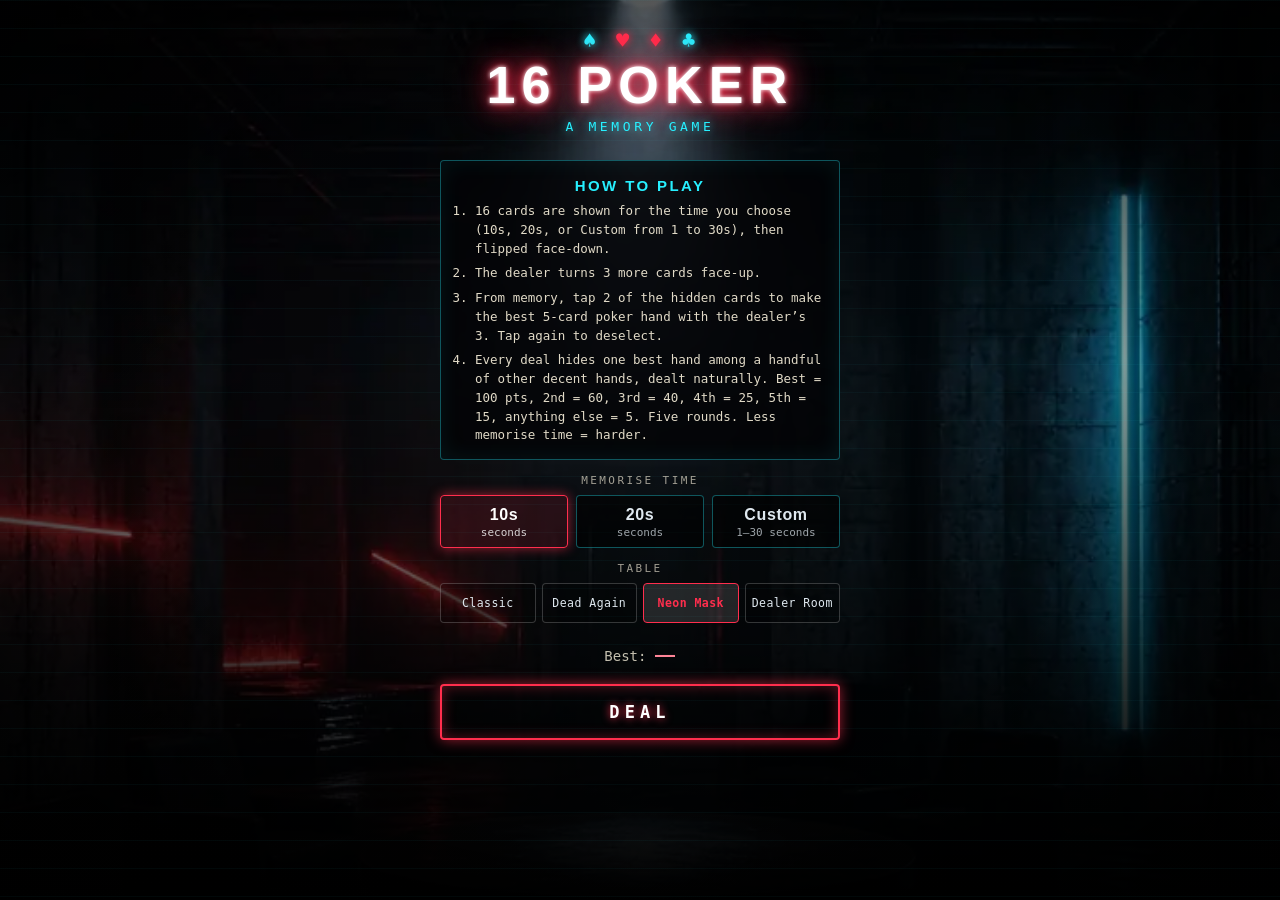
<file: index.html>
<!DOCTYPE html>
<html lang="en">
<head>
  <script>
    /* ── THEME: change this one line to pick the default table ── */
    var DEFAULT_THEME = "neon"; // "classic" | "dead-again" | "neon" | "dealer-room"
    (function () {
      var ok = { "classic": 1, "dead-again": 1, "neon": 1, "dealer-room": 1 };
      var q = (location.search.match(/[?&]theme=([\w-]+)/) || [])[1];
      var saved = null;
      try { saved = localStorage.getItem("sixteenPokerTheme"); } catch (e) {}
      var t = ok[q] ? q : ok[saved] ? saved : DEFAULT_THEME;
      document.documentElement.setAttribute("data-theme", t);
    })();
  </script>
  <meta charset="utf-8">
  <meta name="viewport" content="width=device-width, initial-scale=1, maximum-scale=1, user-scalable=no, viewport-fit=cover">
  <meta name="apple-mobile-web-app-capable" content="yes">
  <meta name="apple-mobile-web-app-status-bar-style" content="black-translucent">
  <meta name="mobile-web-app-capable" content="yes">
  <meta name="format-detection" content="telephone=no">
  <meta name="theme-color" content="#0c3d2c">
  <title>16 Poker</title>
  <style>

:root {
  --felt-0: #08261c;
  --felt-1: #0c3d2c;
  --felt-2: #156246;
  --felt-3: #1c7a58;
  --rail: #4a2c14;
  --rail-hi: #7a4a22;
  --gold: #e7c565;
  --gold-2: #f8e7a8;
  --gold-dim: #b8943a;
  --cream: #f4edd8;
  --ink: #1a140c;
  --card: #fffdf7;
  --red: #c4161c;
  --black: #1a1a1a;
  --teal: #5eead4;
  --teal-dim: #0f766e;
  --danger: #f87171;
  --shadow: 0 8px 20px rgba(0,0,0,.35);
  --serif: Palatino, "Palatino Linotype", Palatino Linotype, "Book Antiqua", Georgia, serif;
  --sans: -apple-system, BlinkMacSystemFont, "Segoe UI", Roboto, Helvetica, Arial, sans-serif;
  --safe-t: env(safe-area-inset-top, 0px);
  --safe-b: env(safe-area-inset-bottom, 0px);
}

*, *::before, *::after { box-sizing: border-box; margin: 0; padding: 0; }

html, body {
  height: 100%;
  height: 100dvh;
  overflow: hidden;
  background: var(--felt-0);
  color: var(--cream);
  font-family: var(--sans);
  -webkit-text-size-adjust: 100%;
  text-size-adjust: 100%;
  touch-action: manipulation;
  user-select: none;
  -webkit-user-select: none;
  -webkit-touch-callout: none;
  -webkit-tap-highlight-color: transparent;
  overscroll-behavior: none;
}

body {
  position: fixed;
  inset: 0;
  background:
    radial-gradient(ellipse at 50% 0%, rgba(255,255,255,.06), transparent 55%),
    radial-gradient(ellipse at 50% 100%, rgba(0,0,0,.45), transparent 50%),
    linear-gradient(180deg, var(--felt-1) 0%, var(--felt-0) 100%);
}

body::before {
  content: "";
  position: absolute;
  inset: 0;
  pointer-events: none;
  opacity: .18;
  background:
    repeating-linear-gradient(45deg, rgba(255,255,255,.04) 0 1px, transparent 1px 7px),
    repeating-linear-gradient(-45deg, rgba(0,0,0,.04) 0 1px, transparent 1px 7px);
}

#app {
  position: relative;
  z-index: 1;
  height: 100%;
  display: flex;
  flex-direction: column;
  padding: calc(var(--safe-t) + 8px) 16px calc(var(--safe-b) + 12px);
}

/* ── Start & summary screens ── */
.screen {
  display: none;
  flex: 1;
  flex-direction: column;
  min-height: 0;
}
.screen.active { display: flex; }

#start, #summary {
  align-items: center;
  justify-content: flex-start;
  overflow-y: auto;
  -webkit-overflow-scrolling: touch;
  text-align: center;
  padding-top: 12px;
}

.masthead {
  margin-top: 8px;
  margin-bottom: 8px;
}
.suits-row {
  display: flex;
  gap: 18px;
  justify-content: center;
  font-size: 22px;
  letter-spacing: .08em;
  color: var(--gold);
  text-shadow: 0 1px 0 rgba(0,0,0,.4);
  margin-bottom: 6px;
}
.suits-row .red { color: #e36b6e; }
h1 {
  font-family: var(--serif);
  font-weight: 700;
  font-size: clamp(40px, 12vw, 52px);
  letter-spacing: .14em;
  color: var(--gold-2);
  text-shadow: 0 2px 0 var(--gold-dim), 0 8px 24px rgba(0,0,0,.45);
  line-height: 1;
}
.subtitle {
  margin-top: 8px;
  font-size: 13px;
  letter-spacing: .28em;
  text-transform: uppercase;
  color: rgba(244,237,216,.7);
}

.panel {
  width: 100%;
  max-width: 400px;
  background: linear-gradient(180deg, rgba(8,28,20,.72), rgba(8,28,20,.55));
  border: 1px solid rgba(231,197,101,.28);
  border-radius: 16px;
  padding: 16px 16px 14px;
  box-shadow: 0 10px 30px rgba(0,0,0,.28), inset 0 1px 0 rgba(255,255,255,.05);
  text-align: left;
  margin: 18px 0 14px;
}
.panel h2 {
  font-family: var(--serif);
  font-size: 15px;
  letter-spacing: .16em;
  text-transform: uppercase;
  color: var(--gold);
  margin-bottom: 8px;
  text-align: center;
}
.panel ol {
  padding-left: 18px;
  font-size: 13.5px;
  line-height: 1.5;
  color: rgba(244,237,216,.92);
}
.panel ol li + li { margin-top: 6px; }

.diff-label {
  font-size: 11px;
  letter-spacing: .22em;
  text-transform: uppercase;
  color: rgba(244,237,216,.65);
  margin-bottom: 8px;
}
.diff-row {
  display: flex;
  gap: 8px;
  width: 100%;
  max-width: 400px;
}
.diff-btn {
  flex: 1;
  appearance: none;
  border: 1px solid rgba(231,197,101,.3);
  background: rgba(8,28,20,.55);
  color: var(--cream);
  border-radius: 12px;
  padding: 10px 4px 8px;
  font-family: var(--sans);
  cursor: pointer;
  transition: transform .12s ease, background .15s ease, border-color .15s ease;
}
.diff-btn strong {
  display: block;
  font-family: var(--serif);
  font-size: 16px;
  letter-spacing: .04em;
}
.diff-btn span {
  display: block;
  font-size: 11px;
  opacity: .7;
  margin-top: 2px;
}
.diff-btn.selected {
  background: linear-gradient(180deg, #c9a227, #8a6a16);
  border-color: var(--gold-2);
  color: #1a140c;
  box-shadow: 0 4px 14px rgba(231,197,101,.28);
}
.diff-btn.selected span { opacity: .8; }
.diff-btn { min-height: 52px; }

/* Custom memorise-time control */
.time-custom {
  display: none;
  width: 100%;
  max-width: 400px;
  margin-top: 12px;
  padding: 12px 12px 10px;
  border: 1px solid rgba(231,197,101,.25);
  border-radius: 14px;
  background: rgba(8,28,20,.55);
}
.time-custom.show { display: block; }
.time-value {
  font-family: var(--serif);
  font-size: 34px;
  line-height: 1;
  color: var(--gold-2);
  margin-bottom: 10px;
  font-variant-numeric: tabular-nums;
}
.time-value small { font-size: 16px; color: rgba(244,237,216,.7); margin-left: 2px; }
.time-row { display: flex; align-items: center; gap: 10px; }
.step-btn {
  flex: 0 0 48px;
  width: 48px;
  height: 48px;
  border-radius: 50%;
  border: 1px solid rgba(231,197,101,.5);
  background: rgba(231,197,101,.12);
  color: var(--gold-2);
  font-size: 26px;
  line-height: 1;
  font-family: var(--sans);
  cursor: pointer;
}
.step-btn:active { transform: scale(.94); background: rgba(231,197,101,.25); }
.step-btn:disabled { opacity: .35; }
input.time-slider {
  flex: 1;
  min-width: 0;
  height: 44px;
  -webkit-appearance: none;
  appearance: none;
  background: transparent;
  touch-action: pan-x;
}
input.time-slider::-webkit-slider-runnable-track {
  height: 8px;
  border-radius: 99px;
  background: linear-gradient(90deg, var(--gold) 0 var(--fill, 50%), rgba(0,0,0,.4) var(--fill, 50%) 100%);
  border: 1px solid rgba(231,197,101,.3);
}
input.time-slider::-webkit-slider-thumb {
  -webkit-appearance: none;
  width: 30px;
  height: 30px;
  margin-top: -12px;
  border-radius: 50%;
  background: linear-gradient(180deg, #f8e7a8, #c9a227);
  border: 2px solid #6b4f12;
  box-shadow: 0 2px 6px rgba(0,0,0,.5);
}
input.time-slider::-moz-range-track { height: 8px; border-radius: 99px; background: rgba(0,0,0,.4); }
input.time-slider::-moz-range-progress { height: 8px; border-radius: 99px; background: var(--gold); }
input.time-slider::-moz-range-thumb { width: 28px; height: 28px; border-radius: 50%; background: #e7c565; border: 2px solid #6b4f12; }
@media (max-height: 700px) {
  .time-custom { margin-top: 8px; padding: 6px 10px; }
  .time-value { display: none; }
  .time-scale { display: none !important; }
  .step-btn { flex-basis: 44px; width: 44px; height: 44px; }
  .best-line { margin: 10px 0 12px; }
}
.time-scale { display: flex; justify-content: space-between; font-size: 10px; color: rgba(244,237,216,.5); padding: 2px 58px 0; }

.best-line {
  margin: 16px 0 18px;
  font-size: 14px;
  color: rgba(244,237,216,.8);
}
.best-line strong {
  color: var(--gold-2);
  font-family: var(--serif);
  font-size: 20px;
  letter-spacing: .04em;
}

.btn {
  appearance: none;
  border: 0;
  cursor: pointer;
  font-family: var(--serif);
  font-weight: 700;
  letter-spacing: .14em;
  text-transform: uppercase;
  border-radius: 14px;
  padding: 16px 28px;
  font-size: 17px;
  color: #1a140c;
  background: linear-gradient(180deg, #f3de8a, #c9a227 55%, #a8841a);
  box-shadow: 0 6px 0 #6d5410, 0 12px 24px rgba(0,0,0,.3);
  width: 100%;
  max-width: 400px;
  min-height: 52px;
  transition: transform .1s ease, box-shadow .1s ease, filter .1s ease;
}
.btn:active { transform: translateY(3px); box-shadow: 0 3px 0 #6d5410, 0 8px 16px rgba(0,0,0,.3); }
.btn:disabled {
  filter: grayscale(.4) brightness(.75);
  box-shadow: 0 3px 0 #4a4318;
  cursor: default;
  transform: none;
}
.btn.secondary {
  background: transparent;
  color: var(--gold);
  box-shadow: none;
  border: 1px solid rgba(231,197,101,.4);
  margin-top: 8px;
}

/* ── Play screen ── */
#play { gap: 8px; }

.topbar {
  display: flex;
  align-items: center;
  justify-content: space-between;
  gap: 8px;
  min-height: 36px;
  flex: 0 0 auto;
}
.brand-mini {
  font-family: var(--serif);
  letter-spacing: .16em;
  font-size: 13px;
  color: var(--gold);
}
.round-chip, .score-chip {
  background: rgba(0,0,0,.28);
  border: 1px solid rgba(231,197,101,.22);
  border-radius: 999px;
  padding: 5px 10px;
  font-size: 12px;
  letter-spacing: .06em;
  color: var(--cream);
}
.score-chip strong { color: var(--gold-2); font-size: 14px; }

.dealer-wrap {
  flex: 0 0 auto;
  text-align: center;
}
.dealer-label {
  font-size: 10px;
  letter-spacing: .22em;
  text-transform: uppercase;
  color: rgba(244,237,216,.6);
  margin-bottom: 6px;
}
.dealer-row {
  display: flex;
  justify-content: center;
  gap: 8px;
  min-height: 72px;
}
.dealer-slot {
  width: 52px;
  height: 73px;
  border-radius: 8px;
  border: 1px dashed rgba(231,197,101,.28);
  background: rgba(0,0,0,.15);
  position: relative;
}
.dealer-slot .mini-card {
  position: absolute;
  inset: 0;
  width: 100%;
  height: 100%;
}
.dealer-slot.filled { border-style: solid; border-color: transparent; background: transparent; }

.status {
  text-align: center;
  font-size: 13.5px;
  letter-spacing: .04em;
  min-height: 20px;
  color: var(--gold-2);
  flex: 0 0 auto;
}

.grid-wrap {
  flex: 1 1 0;
  min-height: 0;
  width: 100%;
  container-type: size;
  position: relative;
}
.grid {
  position: absolute;
  left: 50%;
  top: 50%;
  transform: translate(-50%, -50%);
  width: min(100%, calc(100cqh * 5 / 7));
  aspect-ratio: 5 / 7;
  display: grid;
  grid-template-columns: repeat(4, 1fr);
  grid-template-rows: repeat(4, 1fr);
  gap: clamp(4px, 1.8cqi, 8px);
}

/* Cards */
.card, .mini-card {
  position: relative;
  perspective: 900px;
  width: 100%;
  height: 100%;
  container-type: size;
}
.card-inner {
  position: relative;
  width: 100%;
  height: 100%;
  transform-style: preserve-3d;
  transition: transform .55s cubic-bezier(.4,.12,.2,1);
}
.card.face-down .card-inner,
.mini-card.face-down .card-inner { transform: rotateY(180deg); }
.card-face {
  position: absolute;
  inset: 0;
  border-radius: 8px;
  backface-visibility: hidden;
  -webkit-backface-visibility: hidden;
  overflow: hidden;
}
.card-face.front {
  background: linear-gradient(180deg, #fffef9, var(--card));
  border: 1px solid rgba(30,20,10,.12);
  box-shadow: var(--shadow), inset 0 0 0 1px rgba(255,255,255,.7);
  color: var(--black);
  display: flex;
  flex-direction: column;
  justify-content: space-between;
  padding: 4% 6%;
}
.card-face.back {
  transform: rotateY(180deg);
  background:
    radial-gradient(circle at 50% 50%, rgba(231,197,101,.18), transparent 55%),
    repeating-linear-gradient(45deg, rgba(231,197,101,.14) 0 2px, transparent 2px 7px),
    linear-gradient(160deg, #3a1840, #1a2744 50%, #141b33);
  border: 1px solid rgba(231,197,101,.35);
  box-shadow: var(--shadow);
  display: grid;
  place-items: center;
}
.card-face.back::after {
  content: "♠";
  font-size: 38cqh;
  color: var(--gold);
  opacity: .85;
  text-shadow: 0 1px 2px rgba(0,0,0,.6);
}
.corner {
  display: flex;
  flex-direction: column;
  align-items: center;
  line-height: .9;
  width: max-content;
  font-weight: 700;
  font-family: var(--serif);
}
.corner .r { font-size: 26cqh; }
.corner .s { font-size: 20cqh; margin-top: -1px; }
.corner.br { align-self: flex-end; transform: rotate(180deg); }
.pip {
  position: absolute;
  left: 50%;
  top: 52%;
  transform: translate(-50%, -50%);
  font-size: 46cqh;
  line-height: 1;
  pointer-events: none;
}
.card.red .front, .mini-card.red .front,
.card.red .corner, .mini-card.red .corner,
.card.red .pip, .mini-card.red .pip { color: var(--red); }

.card.selected {
  z-index: 3;
  filter: drop-shadow(0 0 8px rgba(231,197,101,.9));
}
.card.selected::after {
  content: attr(data-pick);
  position: absolute;
  top: -6px;
  right: -6px;
  z-index: 4;
  width: 18px;
  height: 18px;
  border-radius: 50%;
  background: var(--gold);
  color: #1a140c;
  font-size: 11px;
  font-weight: 800;
  display: grid;
  place-items: center;
  box-shadow: 0 2px 6px rgba(0,0,0,.4);
  pointer-events: none;
}
.card.player-pick:not(.optimal) .card-face.front {
  box-shadow: 0 0 0 3px var(--gold), var(--shadow);
}
.card.optimal:not(.player-pick) .card-face.front {
  box-shadow: 0 0 0 3px var(--teal), var(--shadow);
}
.card.player-pick.optimal .card-face.front {
  box-shadow: 0 0 0 3px var(--gold), 0 0 0 6px var(--teal), var(--shadow);
}
.card.tappable { cursor: pointer; }
.card.tappable:active { transform: scale(.97); }

.footer {
  flex: 0 0 auto;
  display: flex;
  flex-direction: column;
  gap: 8px;
  min-height: 58px;
}
.timer-track {
  height: 8px;
  border-radius: 99px;
  background: rgba(0,0,0,.35);
  border: 1px solid rgba(231,197,101,.2);
  overflow: hidden;
}
.timer-fill {
  height: 100%;
  width: 100%;
  border-radius: inherit;
  background: linear-gradient(90deg, #f3de8a, #c9a227);
  transform-origin: left center;
  transform: scaleX(1);
}
.timer-fill.warn { background: linear-gradient(90deg, #fbbf24, #f97316); }
.timer-fill.danger { background: linear-gradient(90deg, #fb7185, #ef4444); }

/* Result sheet */
#result {
  display: none;
  flex: 0 0 auto;
  background: linear-gradient(180deg, rgba(8,20,16,.94), rgba(6,16,12,.96));
  border: 1px solid rgba(231,197,101,.3);
  border-radius: 16px;
  padding: 12px 14px 12px;
  box-shadow: 0 -8px 30px rgba(0,0,0,.35);
}
#result.show { display: block; }
.result-row {
  display: flex;
  justify-content: space-between;
  align-items: baseline;
  gap: 8px;
  font-size: 13.5px;
  margin: 3px 0;
}
.result-row .tag {
  font-size: 10px;
  letter-spacing: .14em;
  text-transform: uppercase;
  color: rgba(244,237,216,.55);
  width: 46px;
  flex: 0 0 46px;
}
.result-row .hand-name {
  font-family: var(--serif);
  font-size: 15px;
  color: var(--gold-2);
  flex: 1;
  min-width: 0;
}
.result-row .pts { font-variant-numeric: tabular-nums; color: var(--cream); }
.result-row.best .hand-name { color: var(--teal); }
.perfect-banner {
  display: none;
  text-align: center;
  font-family: var(--serif);
  letter-spacing: .16em;
  text-transform: uppercase;
  color: var(--gold-2);
  font-size: 13px;
  margin: 6px 0 4px;
}
.perfect-banner.show { display: block; }
.round-total {
  text-align: right;
  font-size: 13px;
  color: rgba(244,237,216,.75);
  margin: 4px 0 8px;
}
.round-total strong { color: var(--gold-2); font-size: 18px; font-family: var(--serif); }
#nextBtn { width: 100%; max-width: none; padding: 13px 20px; font-size: 15px; }

/* Ranked list on the result sheet */
.rank-list { margin: 2px 0 4px; }
.rank-row {
  display: flex;
  align-items: baseline;
  gap: 8px;
  font-size: 13px;
  padding: 3px 6px;
  border-radius: 8px;
  color: rgba(244,237,216,.8);
}
.rank-row .place {
  flex: 0 0 34px;
  font-size: 10px;
  letter-spacing: .12em;
  text-transform: uppercase;
  color: rgba(244,237,216,.55);
}
.rank-row .desc { flex: 1; min-width: 0; font-family: var(--serif); font-size: 14px; white-space: nowrap; overflow: hidden; text-overflow: ellipsis; }
.rank-row .cards { flex: 0 0 auto; font-size: 12px; color: rgba(244,237,216,.7); white-space: nowrap; }
.rank-row .cards .red { color: #ff8a8d; }
.rank-row .pts { flex: 0 0 36px; text-align: right; font-variant-numeric: tabular-nums; font-size: 12px; color: rgba(244,237,216,.6); }
.rank-row.first .place, .rank-row.first .desc { color: var(--teal); }
.rank-row.you { background: rgba(231,197,101,.14); box-shadow: inset 0 0 0 1px rgba(231,197,101,.45); }
.rank-row.you .desc { color: var(--gold-2); }
.rank-row.you .pts { color: var(--gold-2); font-weight: 700; }
.rank-row.gap { justify-content: center; padding: 0; line-height: 8px; color: rgba(244,237,216,.35); }
.you-line:empty { display: none; }
.you-line { text-align: center; font-size: 13px; color: var(--gold-2); margin: 2px 0 4px; }

/* Summary */
.summary-list { width: 100%; max-width: 400px; margin: 8px 0 16px; }
.sum-row {
  display: flex;
  justify-content: space-between;
  align-items: center;
  padding: 10px 4px;
  border-bottom: 1px solid rgba(231,197,101,.15);
  font-size: 14px;
  text-align: left;
}
.sum-row .left { display: flex; flex-direction: column; gap: 2px; }
.sum-row .rn { font-size: 11px; letter-spacing: .12em; text-transform: uppercase; color: rgba(244,237,216,.55); }
.sum-row .hn { font-family: var(--serif); font-size: 16px; color: var(--gold-2); }
.sum-row .ok { color: var(--teal); font-size: 11px; letter-spacing: .08em; }
.sum-row .pts { font-family: var(--serif); font-size: 18px; }
.grand {
  margin: 8px 0 4px;
  font-size: 14px;
  color: rgba(244,237,216,.75);
}
.grand .num {
  display: block;
  font-family: var(--serif);
  font-size: 48px;
  color: var(--gold-2);
  letter-spacing: .04em;
  line-height: 1.1;
}
.new-best {
  display: none;
  color: var(--teal);
  letter-spacing: .18em;
  text-transform: uppercase;
  font-size: 12px;
  margin-bottom: 14px;
}
.new-best.show { display: block; }

/* Landscape */
#rotate {
  display: none;
  position: fixed;
  inset: 0;
  z-index: 20;
  background: rgba(6,20,14,.94);
  color: var(--cream);
  align-items: center;
  justify-content: center;
  text-align: center;
  padding: 24px;
  font-family: var(--serif);
  font-size: 20px;
}
@media (orientation: landscape) and (max-height: 500px) {
  #rotate { display: flex; }
}

@media (max-height: 700px) {
  h1 { font-size: 36px; }
  .panel { margin: 12px 0 10px; padding: 12px; }
  .dealer-slot { width: 46px; height: 64px; }
}


.corner.wide .r { font-size: 20cqh; letter-spacing: -0.06em; }
.card-inner {
  -webkit-transform-style: preserve-3d;
}
html { -webkit-font-smoothing: antialiased; }
/* ════════════════════════════════════════════════════════════════════
   THEME LAYER  ·  html[data-theme="classic" | "dead-again" | "neon" | "dealer-room"]
   Original artwork only (CSS + inline SVG). No Netflix images or logo.
   ════════════════════════════════════════════════════════════════════ */

/* ── Shared: dealer figure + deal animation ─────────────────────────── */
.dealer-wrap { position: relative; }
.dealer-figure {
  display: none;
  position: absolute;
  left: 0;
  top: -4px;
  width: 74px;
  height: 96px;
  pointer-events: none;
}
.dealer-figure svg { display: none; width: 100%; height: 100%; overflow: visible; }
html[data-theme="dead-again"] .dealer-figure,
html[data-theme="neon"] .dealer-figure,
html[data-theme="dealer-room"] .dealer-figure { display: block; }
html[data-theme="dead-again"] .dealer-figure .fig-tux,
html[data-theme="neon"] .dealer-figure .fig-neon,
html[data-theme="dealer-room"] .dealer-figure .fig-picto { display: block; }
.dealer-figure .arm { transform-box: fill-box; transform-origin: 10% 10%; transition: transform .25s ease; }
.dealer-figure.dealing .arm { animation: dealerArm .45s ease-in-out 3; }
@keyframes dealerArm { 0%,100% { transform: rotate(0deg); } 50% { transform: rotate(-16deg); } }

html:not([data-theme="classic"]) .dealer-slot.filled .mini-card { animation: dealIn .42s cubic-bezier(.2,.8,.2,1) both; }
html:not([data-theme="classic"]) .dealer-slot:nth-child(2) .mini-card { animation-delay: .12s; }
html:not([data-theme="classic"]) .dealer-slot:nth-child(3) .mini-card { animation-delay: .24s; }
@keyframes dealIn {
  from { transform: translate(-120px, 10px) rotate(-24deg) scale(.7); opacity: 0; }
  to   { transform: none; opacity: 1; }
}
html:not([data-theme="classic"]) .grid .card { animation: gridIn .38s ease-out both; }
@keyframes gridIn { from { opacity: 0; transform: translateY(8px) scale(.94); } to { opacity: 1; transform: none; } }
html:not([data-theme="classic"]) .grid .card:nth-child(4n+2) { animation-delay: .03s; }
html:not([data-theme="classic"]) .grid .card:nth-child(4n+3) { animation-delay: .06s; }
html:not([data-theme="classic"]) .grid .card:nth-child(4n+4) { animation-delay: .09s; }
html:not([data-theme="classic"]) .grid .card:nth-child(n+5)  { animation-delay: .1s; }
html:not([data-theme="classic"]) .grid .card:nth-child(n+9)  { animation-delay: .16s; }
html:not([data-theme="classic"]) .grid .card:nth-child(n+13) { animation-delay: .22s; }

/* Theme picker (start screen) */
.theme-label { margin-top: 2px; }
.theme-row { display: flex; gap: 6px; width: 100%; max-width: 400px; margin-bottom: 4px; }
.theme-btn {
  flex: 1; min-height: 40px; border-radius: 10px; font-size: 11.5px; letter-spacing: .04em;
  border: 1px solid rgba(255,255,255,.2); background: rgba(0,0,0,.25); color: inherit; font-family: var(--sans); cursor: pointer;
}
.theme-btn.selected { border-color: currentColor; background: rgba(255,255,255,.12); font-weight: 700; }

/* ══════════ THEME 1 · DEAD AGAIN (faithful S3 poster look) ══════════
   Blue felt table under a crimson/purple gothic arch, black-tie dealer,
   Didot/Bodoni display type, antique gold + crimson accents. */
html[data-theme="dead-again"] {
  --felt-0: #07060d; --felt-1: #1a0b22;
  --gold: #d8bd73; --gold-2: #f3e3b0; --gold-dim: #8c6f2a;
  --cream: #efe6d6; --teal: #7fd3ff; --red: #b3122f;
  --serif: Didot, "Bodoni 72", "Bodoni MT", "Playfair Display", Georgia, serif;
}
html[data-theme="dead-again"] body {
  background:
    radial-gradient(120% 60% at 50% -10%, rgba(140,18,48,.75), transparent 60%),
    radial-gradient(90% 50% at 50% 0%, rgba(74,24,110,.6), transparent 70%),
    radial-gradient(ellipse 85% 42% at 50% 64%, #1d4f8f 0%, #123563 45%, rgba(10,25,52,.0) 75%),
    linear-gradient(180deg, #1a0b22 0%, #0b0a18 55%, #050409 100%);
}
html[data-theme="dead-again"] body::before {
  opacity: 1;
  background:
    /* gothic arch frame (pointed arch, crimson stroke) */
    url("data:image/svg+xml,%3Csvg xmlns='http://www.w3.org/2000/svg' viewBox='0 0 390 844' preserveAspectRatio='none'%3E%3Cpath d='M14 844 V300 Q14 120 195 22 Q376 120 376 300 V844' fill='none' stroke='%23a3163a' stroke-opacity='.55' stroke-width='3'/%3E%3Cpath d='M26 844 V306 Q26 134 195 40 Q364 134 364 306 V844' fill='none' stroke='%23d8bd73' stroke-opacity='.28' stroke-width='1'/%3E%3C/svg%3E") center/100% 100% no-repeat,
    radial-gradient(ellipse at 50% 120%, rgba(0,0,0,.6), transparent 60%);
}
html[data-theme="dead-again"] h1 {
  font-weight: 400; letter-spacing: .08em; color: #f3e3b0;
  text-shadow: 0 0 18px rgba(163,22,58,.7), 0 2px 0 #5a0f22;
}
html[data-theme="dead-again"] .subtitle { color: #c9a9b5; letter-spacing: .4em; }
html[data-theme="dead-again"] .suits-row { color: #d8bd73; }
html[data-theme="dead-again"] .suits-row .red { color: #c21b45; }
html[data-theme="dead-again"] .panel {
  background: linear-gradient(180deg, rgba(26,11,34,.85), rgba(14,10,30,.8));
  border-color: rgba(216,189,115,.35);
  border-radius: 120px 120px 14px 14px / 40px 40px 14px 14px;   /* arched top */
}
html[data-theme="dead-again"] .btn {
  background: linear-gradient(180deg, #c21b45, #8a0f2c 60%, #5e0a1d);
  color: #f3e3b0; box-shadow: 0 5px 0 #3a0612, 0 0 0 1px #d8bd73 inset, 0 12px 26px rgba(0,0,0,.45);
  border-radius: 999px;
}
html[data-theme="dead-again"] .btn:active { box-shadow: 0 2px 0 #3a0612, 0 0 0 1px #d8bd73 inset; }
html[data-theme="dead-again"] .btn.secondary { background: transparent; color: #d8bd73; border: 1px solid rgba(216,189,115,.5); box-shadow: none; }
html[data-theme="dead-again"] .diff-btn { background: rgba(14,10,30,.7); border-color: rgba(216,189,115,.3); }
html[data-theme="dead-again"] .diff-btn.selected { background: linear-gradient(180deg, #1d4f8f, #123563); color: #f3e3b0; border-color: #d8bd73; box-shadow: 0 0 14px rgba(29,79,143,.6); }
html[data-theme="dead-again"] .time-custom { background: rgba(14,10,30,.75); }
html[data-theme="dead-again"] .card-face.front {
  background: linear-gradient(180deg, #fbf7ee, #efe7d6);
  border: 1px solid #b89a52; box-shadow: 0 6px 16px rgba(0,0,0,.5), inset 0 0 0 2px #fbf7ee, inset 0 0 0 3px rgba(184,154,82,.55);
}
html[data-theme="dead-again"] .card-face.back {
  background:
    url("data:image/svg+xml,%3Csvg xmlns='http://www.w3.org/2000/svg' viewBox='0 0 50 70'%3E%3Cpath d='M9 64 V30 Q9 14 25 6 Q41 14 41 30 V64 Z' fill='none' stroke='%23d8bd73' stroke-width='1.4'/%3E%3Cpath d='M14 64 V32 Q14 19 25 12 Q36 19 36 32 V64' fill='none' stroke='%23d8bd73' stroke-opacity='.5' stroke-width='.8'/%3E%3Ccircle cx='25' cy='36' r='4' fill='none' stroke='%23d8bd73' stroke-width='1'/%3E%3C/svg%3E") center/86% 86% no-repeat,
    repeating-linear-gradient(135deg, rgba(0,0,0,.18) 0 2px, transparent 2px 6px),
    linear-gradient(170deg, #8a0f2c, #4a0a2e 55%, #2a0f3d);
  border: 1px solid #d8bd73;
}
html[data-theme="dead-again"] .card-face.back::after { content: ""; }
html[data-theme="dead-again"] .dealer-slot { border-color: rgba(216,189,115,.4); background: rgba(18,53,99,.35); }
html[data-theme="dead-again"] .dealer-label { color: #d8bd73; letter-spacing: .4em; }
html[data-theme="dead-again"] .round-chip, html[data-theme="dead-again"] .score-chip { background: rgba(26,11,34,.7); border-color: rgba(216,189,115,.35); }
html[data-theme="dead-again"] .timer-fill { background: linear-gradient(90deg, #d8bd73, #c21b45); }
html[data-theme="dead-again"] #result { background: linear-gradient(180deg, rgba(20,9,28,.96), rgba(8,8,22,.97)); border-color: rgba(216,189,115,.4); }
html[data-theme="dead-again"] .card-inner { transition-duration: .7s; transition-timing-function: cubic-bezier(.3,1.3,.5,1); }
html[data-theme="dead-again"] .theme-btn.selected { color: #f3e3b0; }

/* ══════════ THEME 2 · NEON MASK (the masked host as your dealer) ══════════
   Pitch-black bunker, hooded dealer with a glowing crooked-smile mask,
   neon red + cyan, monospace HUD type, scanline card backs. */
html[data-theme="neon"] {
  --felt-0: #000; --felt-1: #050507;
  --gold: #ff2e4d; --gold-2: #ff8597; --gold-dim: #7a0f1f;
  --cream: #dfe8ef; --teal: #27f0ff; --red: #e0123a;
  --serif: "Avenir Next Condensed", "Futura", "Arial Narrow", sans-serif;
  --sans: Menlo, "SF Mono", ui-monospace, Consolas, monospace;
}
html[data-theme="neon"] body {
  background:
    radial-gradient(60% 30% at 15% 12%, rgba(255,46,77,.22), transparent 70%),
    radial-gradient(60% 30% at 90% 85%, rgba(39,240,255,.14), transparent 70%),
    linear-gradient(180deg, #050507, #000);
}
html[data-theme="neon"] body::before {
  opacity: 1;
  background:
    linear-gradient(rgba(39,240,255,.05) 1px, transparent 1px) 0 0/100% 28px,
    linear-gradient(90deg, rgba(39,240,255,.05) 1px, transparent 1px) 0 0/28px 100%,
    radial-gradient(ellipse at center, transparent 50%, rgba(0,0,0,.85));
}
html[data-theme="neon"] h1 {
  font-weight: 700; letter-spacing: .12em; color: #fff;
  text-shadow: 0 0 4px #fff, 0 0 12px #ff2e4d, 0 0 28px #ff2e4d, 0 0 46px rgba(255,46,77,.6);
  animation: neonFlicker 5s infinite;
}
@keyframes neonFlicker { 0%,92%,96%,100% { opacity: 1; } 93%,95% { opacity: .55; } }
html[data-theme="neon"] .subtitle { color: #27f0ff; text-shadow: 0 0 8px rgba(39,240,255,.7); }
html[data-theme="neon"] .suits-row { color: #27f0ff; text-shadow: 0 0 8px #27f0ff; }
html[data-theme="neon"] .suits-row .red { color: #ff2e4d; text-shadow: 0 0 8px #ff2e4d; }
html[data-theme="neon"] .panel { background: rgba(5,5,8,.85); border: 1px solid rgba(39,240,255,.35); border-radius: 4px; box-shadow: 0 0 22px rgba(39,240,255,.08) inset; }
html[data-theme="neon"] .panel h2 { color: #27f0ff; }
html[data-theme="neon"] .panel ol { font-size: 12.5px; }
html[data-theme="neon"] .btn {
  background: transparent; color: #fff; border: 2px solid #ff2e4d; border-radius: 4px;
  text-shadow: 0 0 8px #ff2e4d; box-shadow: 0 0 14px rgba(255,46,77,.6), inset 0 0 14px rgba(255,46,77,.35);
  font-family: var(--sans); letter-spacing: .3em;
}
html[data-theme="neon"] .btn:active { box-shadow: 0 0 24px rgba(255,46,77,.9), inset 0 0 22px rgba(255,46,77,.6); transform: none; }
html[data-theme="neon"] .btn:disabled { opacity: .45; filter: none; box-shadow: none; }
html[data-theme="neon"] .btn.secondary { border-color: #27f0ff; text-shadow: 0 0 8px #27f0ff; box-shadow: 0 0 10px rgba(39,240,255,.35); }
html[data-theme="neon"] .diff-btn { border-radius: 4px; background: rgba(0,0,0,.6); border-color: rgba(39,240,255,.35); }
html[data-theme="neon"] .diff-btn.selected { background: rgba(255,46,77,.12); color: #fff; border-color: #ff2e4d; box-shadow: 0 0 12px rgba(255,46,77,.6); }
html[data-theme="neon"] .time-custom { border-radius: 4px; background: rgba(0,0,0,.6); border-color: rgba(39,240,255,.3); }
html[data-theme="neon"] .step-btn { border-color: #27f0ff; color: #27f0ff; background: transparent; box-shadow: 0 0 10px rgba(39,240,255,.4); }
html[data-theme="neon"] .card-face { border-radius: 5px; }
html[data-theme="neon"] .card-face.front {
  background: linear-gradient(180deg, #f4f6f8, #dde3e8);
  border: 1px solid #27f0ff; box-shadow: 0 0 8px rgba(39,240,255,.45), 0 6px 14px rgba(0,0,0,.6);
}
html[data-theme="neon"] .corner { font-family: "Avenir Next Condensed", Futura, sans-serif; }
html[data-theme="neon"] .card-face.back {
  background:
    url("data:image/svg+xml,%3Csvg xmlns='http://www.w3.org/2000/svg' viewBox='0 0 50 70'%3E%3Cpath d='M15 30 l7 2 M35 30 l-7 2' stroke='%2327f0ff' stroke-width='1.6' stroke-linecap='round'/%3E%3Cpath d='M14 42 Q22 50 30 45 Q34 43 37 38' fill='none' stroke='%23ff2e4d' stroke-width='1.8' stroke-linecap='round'/%3E%3C/svg%3E") center/80% 80% no-repeat,
    repeating-linear-gradient(0deg, rgba(255,255,255,.04) 0 1px, transparent 1px 3px),
    linear-gradient(160deg, #0b0b10, #000);
  border: 1px solid #ff2e4d; box-shadow: 0 0 10px rgba(255,46,77,.5);
}
html[data-theme="neon"] .card-face.back::after { content: ""; }
html[data-theme="neon"] .card.face-down .card-face.back { animation: backPulse 2.4s ease-in-out infinite; }
@keyframes backPulse { 0%,100% { box-shadow: 0 0 6px rgba(255,46,77,.4); } 50% { box-shadow: 0 0 14px rgba(255,46,77,.8); } }
html[data-theme="neon"] .card-inner { transition: transform .45s cubic-bezier(.7,0,.3,1); }
html[data-theme="neon"] .card.selected { filter: drop-shadow(0 0 8px #ff2e4d); }
html[data-theme="neon"] .card.selected::after { background: #ff2e4d; color: #fff; }
html[data-theme="neon"] .dealer-slot { border: 1px dashed rgba(39,240,255,.5); background: rgba(39,240,255,.04); border-radius: 5px; }
html[data-theme="neon"] .dealer-label { color: #27f0ff; text-shadow: 0 0 6px #27f0ff; }
html[data-theme="neon"] .round-chip, html[data-theme="neon"] .score-chip { border-radius: 3px; background: #000; border-color: rgba(39,240,255,.45); }
html[data-theme="neon"] .brand-mini { color: #ff2e4d; text-shadow: 0 0 8px #ff2e4d; }
html[data-theme="neon"] .status { color: #27f0ff; font-family: var(--sans); font-size: 12px; text-transform: uppercase; letter-spacing: .12em; }
html[data-theme="neon"] .timer-track { border-radius: 0; border-color: rgba(255,46,77,.4); }
html[data-theme="neon"] .timer-fill { border-radius: 0; background: #ff2e4d; box-shadow: 0 0 10px #ff2e4d; }
html[data-theme="neon"] #result { border-radius: 4px; background: rgba(0,0,0,.94); border-color: rgba(39,240,255,.4); }
html[data-theme="neon"] .theme-btn { border-radius: 4px; }
html[data-theme="neon"] .theme-btn.selected { color: #ff2e4d; }
html[data-theme="neon"] .dealer-figure .mask-glow { animation: maskGlow 3s ease-in-out infinite; }
html[data-theme="neon"] .dealer-figure.dealing .mask-glow { animation: maskGlow .3s ease-in-out 4; }
@keyframes maskGlow { 0%,100% { opacity: 1; } 50% { opacity: .6; } }

/* ══════════ THEME 3 · DEALER ROOM (bold minimal) ══════════
   Stark paper-white room, heavy black condensed type, one blood-red accent,
   pictogram dealer, square-cut cards. */
html[data-theme="dealer-room"] {
  --felt-0: #eceae4; --felt-1: #f4f2ed;
  --gold: #d0021b; --gold-2: #111; --gold-dim: #111;
  --cream: #111; --teal: #0a7cff; --red: #d0021b; --black: #111;
  --serif: "Helvetica Neue", "Avenir Next", Arial, sans-serif;
}
html[data-theme="dealer-room"] body { background: linear-gradient(180deg, #f4f2ed, #e4e1da); color: #111; }
html[data-theme="dealer-room"] body::before {
  opacity: 1;
  background:
    linear-gradient(90deg, transparent calc(50% - .5px), rgba(0,0,0,.06) calc(50% - .5px) calc(50% + .5px), transparent calc(50% + .5px)),
    repeating-linear-gradient(0deg, rgba(0,0,0,.025) 0 1px, transparent 1px 64px);
}
html[data-theme="dealer-room"] h1 {
  font-weight: 900; font-stretch: condensed; letter-spacing: -.02em; color: #111; text-shadow: none;
  font-size: clamp(54px, 17vw, 72px); text-transform: uppercase;
}
html[data-theme="dealer-room"] .subtitle { color: #d0021b; font-weight: 700; letter-spacing: .5em; }
html[data-theme="dealer-room"] .suits-row { color: #111; }
html[data-theme="dealer-room"] .suits-row .red { color: #d0021b; }
html[data-theme="dealer-room"] .panel { background: #fff; border: 2px solid #111; border-radius: 0; box-shadow: 6px 6px 0 #111; }
html[data-theme="dealer-room"] .panel h2 { color: #d0021b; font-weight: 900; }
html[data-theme="dealer-room"] .panel ol { color: #111; }
html[data-theme="dealer-room"] .diff-label, html[data-theme="dealer-room"] .best-line { color: #444; }
html[data-theme="dealer-room"] .best-line strong { color: #111; }
html[data-theme="dealer-room"] .btn {
  background: #111; color: #fff; border-radius: 0; box-shadow: 5px 5px 0 #d0021b; font-weight: 900; letter-spacing: .2em;
}
html[data-theme="dealer-room"] .btn:active { transform: translate(3px,3px); box-shadow: 2px 2px 0 #d0021b; }
html[data-theme="dealer-room"] .btn:disabled { background: #888; box-shadow: none; filter: none; }
html[data-theme="dealer-room"] .btn.secondary { background: transparent; color: #111; border: 2px solid #111; box-shadow: none; }
html[data-theme="dealer-room"] .diff-btn { background: #fff; color: #111; border: 2px solid #111; border-radius: 0; }
html[data-theme="dealer-room"] .diff-btn.selected { background: #d0021b; color: #fff; border-color: #d0021b; box-shadow: none; }
html[data-theme="dealer-room"] .time-custom { background: #fff; border: 2px solid #111; border-radius: 0; }
html[data-theme="dealer-room"] .time-value { color: #111; font-weight: 900; }
html[data-theme="dealer-room"] .time-value small, html[data-theme="dealer-room"] .time-scale { color: #555; }
html[data-theme="dealer-room"] .step-btn { border-radius: 0; border: 2px solid #111; background: #fff; color: #111; }
html[data-theme="dealer-room"] input.time-slider::-webkit-slider-runnable-track { background: linear-gradient(90deg, #d0021b 0 var(--fill, 50%), #ddd var(--fill, 50%) 100%); border: 0; border-radius: 0; }
html[data-theme="dealer-room"] input.time-slider::-webkit-slider-thumb { border-radius: 0; background: #111; border: 0; }
html[data-theme="dealer-room"] .card-face { border-radius: 3px; }
html[data-theme="dealer-room"] .card-face.front { background: #fff; border: 2px solid #111; box-shadow: 3px 3px 0 rgba(0,0,0,.85); padding: 5% 7%; }
html[data-theme="dealer-room"] .corner { font-family: "Helvetica Neue", Arial, sans-serif; font-weight: 900; }
html[data-theme="dealer-room"] .card-face.back {
  background: #111; border: 2px solid #111; box-shadow: 3px 3px 0 #d0021b;
}
html[data-theme="dealer-room"] .card-face.back::after {
  content: "16"; color: #d0021b; font-family: "Helvetica Neue", Arial, sans-serif; font-weight: 900; font-size: 34cqh; letter-spacing: -.04em; text-shadow: none; opacity: 1;
}
html[data-theme="dealer-room"] .card-inner { transition: transform .32s cubic-bezier(.6,0,.2,1); }
html[data-theme="dealer-room"] .card.selected { filter: none; outline: 3px solid #d0021b; outline-offset: 2px; }
html[data-theme="dealer-room"] .card.selected::after { background: #d0021b; color: #fff; border-radius: 0; }
html[data-theme="dealer-room"] .dealer-slot { border: 2px dashed #999; border-radius: 3px; background: transparent; }
html[data-theme="dealer-room"] .dealer-label { color: #111; font-weight: 900; }
html[data-theme="dealer-room"] .round-chip, html[data-theme="dealer-room"] .score-chip { background: #111; color: #fff; border-radius: 0; border: 0; }
html[data-theme="dealer-room"] .score-chip strong { color: #fff; }
html[data-theme="dealer-room"] .brand-mini { color: #111; font-weight: 900; }
html[data-theme="dealer-room"] .status { color: #d0021b; font-weight: 700; }
html[data-theme="dealer-room"] .timer-track { border-radius: 0; background: #ddd; border: 0; }
html[data-theme="dealer-room"] .timer-fill, html[data-theme="dealer-room"] .timer-fill.warn, html[data-theme="dealer-room"] .timer-fill.danger { border-radius: 0; background: #111; }
html[data-theme="dealer-room"] .timer-fill.danger { background: #d0021b; }
html[data-theme="dealer-room"] #result { background: #fff; border: 2px solid #111; border-radius: 0; box-shadow: 6px 6px 0 #111; color: #111; }
html[data-theme="dealer-room"] .rank-row { color: #333; }
html[data-theme="dealer-room"] .rank-row .place, html[data-theme="dealer-room"] .rank-row .cards, html[data-theme="dealer-room"] .rank-row .pts, html[data-theme="dealer-room"] .round-total { color: #555; }
html[data-theme="dealer-room"] .rank-row.you { background: rgba(208,2,27,.08); box-shadow: inset 0 0 0 2px #d0021b; }
html[data-theme="dealer-room"] .rank-row.you .desc, html[data-theme="dealer-room"] .rank-row.you .pts { color: #d0021b; }
html[data-theme="dealer-room"] .sum-row { border-color: #ccc; }
html[data-theme="dealer-room"] .sum-row .rn, html[data-theme="dealer-room"] .grand { color: #555; }
html[data-theme="dealer-room"] .grand .num { color: #111; font-weight: 900; }
html[data-theme="dealer-room"] .theme-btn { border-radius: 0; border: 2px solid #111; background: #fff; }
html[data-theme="dealer-room"] .theme-btn.selected { background: #111; color: #fff; }
html[data-theme="dealer-room"] .time-label, html[data-theme="dealer-room"] .you-line { color: #111; }

/* fixes */
.theme-label { margin-top: 14px; }
html:not([data-theme="classic"]) .dealer-slot.filled { border-color: transparent; background: transparent; }
html[data-theme="dealer-room"] .rank-row .cards .red { color: #d0021b; }

/* ══════════ Generated artwork layer (original AI-generated images, no likenesses/logos) ══════════ */
.dealer-figure { width: 76px; height: 92px; top: -2px; }
.dealer-photo {
  width: 100%; height: 100%;
  background: #000 center/cover no-repeat;
  transition: box-shadow .2s ease, transform .2s ease;
}
.dealer-figure.dealing .dealer-photo { animation: dealerPulse .45s ease-in-out 3; }
@keyframes dealerPulse { 0%,100% { transform: none; } 50% { transform: scale(1.05); } }

/* Theme 1 · Dead Again */
html[data-theme="dead-again"] body {
  background:
    linear-gradient(180deg, rgba(8,4,14,.25) 0%, rgba(8,4,14,.12) 35%, rgba(5,4,12,.5) 70%, rgba(3,3,8,.85) 100%),
    url("[data-uri]") center 30%/cover no-repeat,
    #07060d;
}
html[data-theme="dead-again"] body::before {
  background:
    url("data:image/svg+xml,%3Csvg xmlns='http://www.w3.org/2000/svg' viewBox='0 0 390 844' preserveAspectRatio='none'%3E%3Cpath d='M14 844 V300 Q14 120 195 22 Q376 120 376 300 V844' fill='none' stroke='%23d8bd73' stroke-opacity='.22' stroke-width='1'/%3E%3C/svg%3E") center/100% 100% no-repeat,
    radial-gradient(ellipse at 50% 50%, transparent 45%, rgba(0,0,0,.55));
}
html[data-theme="dead-again"] .dealer-photo {
  background-image: url("[data-uri]");
  border-radius: 38px 38px 6px 6px;              /* gothic arch window */
  border: 1.5px solid #d8bd73;
  box-shadow: 0 0 0 3px rgba(26,11,34,.9), 0 0 18px rgba(163,22,58,.55);
}
html[data-theme="dead-again"] .dealer-figure.dealing .dealer-photo { box-shadow: 0 0 0 3px rgba(26,11,34,.9), 0 0 28px rgba(194,27,69,.95); }
html[data-theme="dead-again"] .card-face.back {
  background: url("[data-uri]") center/cover no-repeat, #4a0a2e;
  border: 1px solid #d8bd73;
}
html[data-theme="dead-again"] .panel { background: linear-gradient(180deg, rgba(20,8,28,.7), rgba(10,8,24,.72)); -webkit-backdrop-filter: blur(3px); backdrop-filter: blur(3px); }

/* Theme 2 · Neon Mask */
html[data-theme="neon"] body {
  background:
    linear-gradient(180deg, rgba(0,0,0,.5) 0%, rgba(0,0,0,.35) 40%, rgba(0,0,0,.75) 75%, #000 100%),
    url("[data-uri]") center 35%/cover no-repeat,
    #000;
}
html[data-theme="neon"] body::before {
  background:
    linear-gradient(rgba(39,240,255,.035) 1px, transparent 1px) 0 0/100% 28px,
    radial-gradient(ellipse at center, transparent 50%, rgba(0,0,0,.8));
}
html[data-theme="neon"] .dealer-photo {
  background-image: url("[data-uri]");
  width: 80px; height: 80px; margin-top: 4px;
  border-radius: 50%;
  border: 1.5px solid #27f0ff;
  box-shadow: 0 0 10px rgba(39,240,255,.55), 0 0 22px rgba(255,46,77,.35);
}
html[data-theme="neon"] .dealer-figure.dealing .dealer-photo { box-shadow: 0 0 16px rgba(255,46,77,.95), 0 0 30px rgba(255,46,77,.6); border-color: #ff2e4d; }
html[data-theme="neon"] .card-face.back {
  background: url("[data-uri]") center/cover no-repeat, #050507;
  border: 0; box-shadow: 0 0 10px rgba(255,46,77,.45);
}
html[data-theme="neon"] .panel { background: rgba(3,3,6,.82); -webkit-backdrop-filter: blur(3px); backdrop-filter: blur(3px); }

/* Theme 3 · Dealer Room */
html[data-theme="dealer-room"] body {
  background:
    linear-gradient(180deg, rgba(244,242,237,.35) 0%, rgba(244,242,237,.55) 45%, rgba(236,234,228,.85) 75%, #e8e5de 100%),
    url("[data-uri]") center 30%/cover no-repeat,
    #eceae4;
}
html[data-theme="dealer-room"] body::before { background: none; }
html[data-theme="dealer-room"] .dealer-photo {
  background-image: url("[data-uri]");
  border: 2px solid #111;
  box-shadow: 4px 4px 0 #d0021b;
  filter: grayscale(.15) contrast(1.05);
}
html[data-theme="dealer-room"] .dealer-figure.dealing .dealer-photo { box-shadow: 6px 6px 0 #d0021b; }

  </style>
</head>
<body>

<div id="app">
  <section id="start" class="screen active">
    <div class="masthead">
      <div class="suits-row"><span>♠</span><span class="red">♥</span><span class="red">♦</span><span>♣</span></div>
      <h1>16 POKER</h1>
      <div class="subtitle">A memory game</div>
    </div>
    <div class="panel">
      <h2>How to play</h2>
      <ol>
        <li>16 cards are shown for the time you choose (10s, 20s, or Custom from 1 to 30s), then flipped face-down.</li>
        <li>The dealer turns 3 more cards face-up.</li>
        <li>From memory, tap 2 of the hidden cards to make the best 5-card poker hand with the dealer’s 3. Tap again to deselect.</li>
        <li>Every deal hides one best hand among a handful of other decent hands, dealt naturally. Best = 100 pts, 2nd = 60, 3rd = 40, 4th = 25, 5th = 15, anything else = 5. Five rounds. Less memorise time = harder.</li>
      </ol>
    </div>
    <div class="diff-label">Memorise time</div>
    <div class="diff-row" id="diffRow"></div>
    <div class="time-custom" id="timeCustom">
      <div class="time-value"><span id="timeValue">10</span><small>s</small></div>
      <div class="time-row">
        <button class="step-btn" id="timeMinus" type="button" aria-label="One second less">−</button>
        <input class="time-slider" id="timeSlider" type="range" min="1" max="30" step="1" value="10" aria-label="Memorise time in seconds">
        <button class="step-btn" id="timePlus" type="button" aria-label="One second more">+</button>
      </div>
      <div class="time-scale"><span>1s</span><span>30s</span></div>
    </div>
    <div class="diff-label theme-label">Table</div>
    <div class="theme-row" id="themeRow"></div>
    <div class="best-line" id="bestLine">Best: —</div>
    <button class="btn" id="playBtn" type="button">Deal</button>
  </section>

  <section id="play" class="screen">
    <div class="topbar">
      <div class="round-chip" id="roundChip">Round 1 / 5</div>
      <div class="brand-mini">16 POKER</div>
      <div class="score-chip">Score <strong id="scoreChip">0</strong></div>
    </div>
    <div class="dealer-wrap">
      <div class="dealer-figure" id="dealerFig" aria-hidden="true">
        <div class="dealer-photo"></div>
      </div>
      <div class="dealer-label">Dealer</div>
      <div class="dealer-row" id="dealerRow"></div>
    </div>
    <div class="status" id="status">Memorize the cards</div>
    <div class="grid-wrap">
      <div class="grid" id="grid"></div>
    </div>
    <div class="footer" id="footer">
      <div class="timer-track" id="timerTrack"><div class="timer-fill" id="timerFill"></div></div>
      <button class="btn" id="confirmBtn" type="button" disabled style="display:none">Confirm hand</button>
    </div>
    <div id="result">
      <div class="you-line" id="youLine"></div>
      <div class="rank-list" id="rankList"></div>
      <div class="perfect-banner" id="perfectBanner">Perfect memory</div>
      <div class="round-total">Round total <strong id="roundTotal">0</strong></div>
      <button class="btn" id="nextBtn" type="button">Next round</button>
    </div>
  </section>

  <section id="summary" class="screen">
    <div class="masthead">
      <div class="suits-row"><span>♠</span><span class="red">♥</span><span class="red">♦</span><span>♣</span></div>
      <h1>16 POKER</h1>
      <div class="subtitle">Final score</div>
    </div>
    <div class="grand">Total<strong class="num" id="grandTotal">0</strong></div>
    <div class="new-best" id="newBest">New best score</div>
    <div class="summary-list" id="summaryList"></div>
    <div class="best-line" id="summaryBest">Best: —</div>
    <button class="btn" id="againBtn" type="button">Play again</button>
    <button class="btn secondary" id="homeBtn" type="button">Change time</button>
  </section>
</div>
<div id="rotate">Please rotate your phone to portrait</div>

  <script>
/**
 * 16 Poker — 5-card hand evaluator with kicker tie-breaks.
 * Works in Node (module.exports) and the browser (global PokerEval).
 */
(function (root) {
  "use strict";

  var HAND_NAMES = [
    "High Card",
    "Pair",
    "Two Pair",
    "Three of a Kind",
    "Straight",
    "Flush",
    "Full House",
    "Four of a Kind",
    "Straight Flush",
    "Royal Flush"
  ];

  // Points awarded for the player's made hand.
  var HAND_POINTS = [10, 25, 40, 60, 85, 110, 150, 200, 280, 400];
  var PERFECT_BONUS = 75;

  var RANK_CHARS = {
    2: "2", 3: "3", 4: "4", 5: "5", 6: "6", 7: "7", 8: "8", 9: "9",
    10: "10", 11: "J", 12: "Q", 13: "K", 14: "A"
  };
  var SUIT_CHARS = { s: "♠", h: "♥", d: "♦", c: "♣" };
  var SUIT_COLORS = { s: "black", h: "red", d: "red", c: "black" };
  var CHAR_TO_RANK = {
    "2": 2, "3": 3, "4": 4, "5": 5, "6": 6, "7": 7, "8": 8, "9": 9,
    T: 10, t: 10, J: 11, j: 11, Q: 12, q: 12, K: 13, k: 13, A: 14, a: 14
  };

  function makeCard(rank, suit) {
    return { rank: rank, suit: suit, id: rank + suit };
  }

  /**
   * Parse strings like "As", "Td", "10h", "KH".
   */
  function parseCard(str) {
    var s = String(str).trim();
    var suit = s.charAt(s.length - 1).toLowerCase();
    var rankPart = s.slice(0, -1);
    var rank = rankPart === "10" ? 10 : CHAR_TO_RANK[rankPart];
    if (!rank || !SUIT_CHARS[suit]) {
      throw new Error("Invalid card: " + str);
    }
    return makeCard(rank, suit);
  }

  function parseCards(list) {
    return list.map(function (c) {
      return typeof c === "string" ? parseCard(c) : c;
    });
  }

  function cardLabel(card) {
    return RANK_CHARS[card.rank] + SUIT_CHARS[card.suit];
  }

  function buildDeck() {
    var suits = ["s", "h", "d", "c"];
    var deck = [];
    for (var r = 2; r <= 14; r++) {
      for (var i = 0; i < suits.length; i++) {
        deck.push(makeCard(r, suits[i]));
      }
    }
    return deck;
  }

  function shuffle(deck) {
    var a = deck.slice();
    for (var i = a.length - 1; i > 0; i--) {
      var j = Math.floor(Math.random() * (i + 1));
      var tmp = a[i];
      a[i] = a[j];
      a[j] = tmp;
    }
    return a;
  }

  /**
   * Evaluate a 5-card poker hand.
   * Returns { category, name, tie, points } where `tie` is a comparable
   * array (higher is better) including category as the first element.
   */
  function evaluateFive(cards) {
    if (!cards || cards.length !== 5) {
      throw new Error("evaluateFive requires exactly 5 cards");
    }
    var ranks = cards.map(function (c) { return c.rank; }).sort(function (a, b) { return b - a; });
    var suits = cards.map(function (c) { return c.suit; });
    var isFlush = suits.every(function (s) { return s === suits[0]; });

    var counts = {};
    for (var i = 0; i < ranks.length; i++) {
      counts[ranks[i]] = (counts[ranks[i]] || 0) + 1;
    }
    var groups = Object.keys(counts).map(function (r) {
      return { rank: +r, count: counts[r] };
    }).sort(function (a, b) {
      return b.count - a.count || b.rank - a.rank;
    });

    var unique = [];
    for (var u = 0; u < ranks.length; u++) {
      if (unique.indexOf(ranks[u]) === -1) unique.push(ranks[u]);
    }
    unique.sort(function (a, b) { return b - a; });

    var straightHigh = 0;
    if (unique.length === 5) {
      if (unique[0] - unique[4] === 4) {
        straightHigh = unique[0];
      } else if (
        unique[0] === 14 &&
        unique[1] === 5 &&
        unique[2] === 4 &&
        unique[3] === 3 &&
        unique[4] === 2
      ) {
        straightHigh = 5; // wheel A-2-3-4-5
      }
    }
    var isStraight = straightHigh > 0;

    var category;
    var tie;
    if (isFlush && isStraight && straightHigh === 14) {
      category = 9;
      tie = [9, 14];
    } else if (isFlush && isStraight) {
      category = 8;
      tie = [8, straightHigh];
    } else if (groups[0].count === 4) {
      category = 7;
      tie = [7, groups[0].rank, groups[1].rank];
    } else if (groups[0].count === 3 && groups[1] && groups[1].count === 2) {
      category = 6;
      tie = [6, groups[0].rank, groups[1].rank];
    } else if (isFlush) {
      category = 5;
      tie = [5].concat(ranks);
    } else if (isStraight) {
      category = 4;
      tie = [4, straightHigh];
    } else if (groups[0].count === 3) {
      category = 3;
      var tripKickers = groups.slice(1).map(function (g) { return g.rank; }).sort(function (a, b) { return b - a; });
      tie = [3, groups[0].rank].concat(tripKickers);
    } else if (groups[0].count === 2 && groups[1] && groups[1].count === 2) {
      category = 2;
      tie = [2, groups[0].rank, groups[1].rank, groups[2].rank];
    } else if (groups[0].count === 2) {
      category = 1;
      var pairKickers = groups.slice(1).map(function (g) { return g.rank; }).sort(function (a, b) { return b - a; });
      tie = [1, groups[0].rank].concat(pairKickers);
    } else {
      category = 0;
      tie = [0].concat(ranks);
    }

    return {
      category: category,
      name: HAND_NAMES[category],
      tie: tie,
      points: HAND_POINTS[category]
    };
  }

  function compareHands(a, b) {
    var ta = a.tie || a;
    var tb = b.tie || b;
    var n = Math.max(ta.length, tb.length);
    for (var i = 0; i < n; i++) {
      var da = ta[i] || 0;
      var db = tb[i] || 0;
      if (da !== db) return da - db;
    }
    return 0;
  }

  function handsEqual(a, b) {
    return compareHands(a, b) === 0;
  }

  /**
   * Among all C(grid.length, 2) pairs, find the best 5-card hand
   * formed with the 3 dealt cards. Returns { pair, cards, hand }.
   * If several pairs tie, the first (lowest indices) is returned.
   */
  function findBestCombo(grid, dealt) {
    if (!grid || grid.length < 2 || !dealt || dealt.length !== 3) {
      throw new Error("findBestCombo requires at least 2 grid cards and 3 dealt cards");
    }
    var best = null;
    for (var i = 0; i < grid.length; i++) {
      for (var j = i + 1; j < grid.length; j++) {
        var pair = [grid[i], grid[j]];
        var five = pair.concat(dealt);
        var hand = evaluateFive(five);
        if (!best || compareHands(hand, best.hand) > 0) {
          best = { pair: pair, cards: five, hand: hand, indices: [i, j] };
        }
      }
    }
    return best;
  }

  function evaluatePlayer(grid, dealt, indices) {
    var pair = [grid[indices[0]], grid[indices[1]]];
    var cards = pair.concat(dealt);
    return { pair: pair, cards: cards, hand: evaluateFive(cards), indices: indices.slice() };
  }

  var PokerEval = {
    HAND_NAMES: HAND_NAMES,
    HAND_POINTS: HAND_POINTS,
    PERFECT_BONUS: PERFECT_BONUS,
    RANK_CHARS: RANK_CHARS,
    SUIT_CHARS: SUIT_CHARS,
    SUIT_COLORS: SUIT_COLORS,
    makeCard: makeCard,
    parseCard: parseCard,
    parseCards: parseCards,
    cardLabel: cardLabel,
    buildDeck: buildDeck,
    shuffle: shuffle,
    evaluateFive: evaluateFive,
    compareHands: compareHands,
    handsEqual: handsEqual,
    findBestCombo: findBestCombo,
    evaluatePlayer: evaluatePlayer
  };

  if (typeof module !== "undefined" && module.exports) {
    module.exports = PokerEval;
  }
  root.PokerEval = PokerEval;
})(typeof globalThis !== "undefined" ? globalThis : this);

/**
 * 16 Poker — curated round generator and ranking.
 * About 80% of rounds plant only the winning hand (3 dealer cards + 2 grid cards)
 * and deal the other 14 grid cards at random; about 20% are fully random deals.
 * A board is kept only if it has one clear best pick and 2-7 decent alternatives,
 * at least one of them two pair or better.
 * Works in Node (module.exports) and the browser (global RoundGen).
 * Depends on PokerEval (poker-eval.js).
 */
(function (root) {
  "use strict";

  var P = root.PokerEval || (typeof require === "function" ? require("./poker-eval.js") : null);
  var SUITS = ["s", "h", "d", "c"];

  // Target best-hand categories and weights for planted rounds.
  // 2 Two Pair, 3 Trips, 4 Straight, 5 Flush, 6 Full House, 7 Quads, 8 Straight Flush
  var WEIGHTS = { 2: 2, 3: 3, 4: 3, 5: 3, 6: 3, 7: 1.5, 8: 0.7 };

  // Board quality bar (applies to every round).
  //  minAlts / maxAlts: distinct decent alternatives (pair or better, beating the dealer cards alone)
  //  minStrong: alternatives that are two pair or better
  var RULES = { minAlts: 2, maxAlts: 7, minStrong: 1 };
  var NATURAL_SHARE = 0.2;   // share of fully random ("natural") rounds
  var PER_TARGET = 400;      // attempts per planted target before switching target
  var MAX_ATTEMPTS = 4000;   // total attempts before the fallback chain

  // Points by finishing position (1st = best hand). Beyond the list: CONSOLATION.
  var RANK_POINTS = [100, 60, 40, 25, 15];
  var CONSOLATION = 5;

  function rnd(n, rng) { return Math.floor((rng || Math.random)() * n); }
  function pick(arr, rng) { return arr[rnd(arr.length, rng)]; }
  function shuffle(a, rng) {
    a = a.slice();
    for (var i = a.length - 1; i > 0; i--) {
      var j = rnd(i + 1, rng);
      var t = a[i]; a[i] = a[j]; a[j] = t;
    }
    return a;
  }
  function card(r, s) { return P.makeCard(r, s); }
  function distinctRanks(n, exclude, rng) {
    var pool = [];
    for (var r = 2; r <= 14; r++) if (!exclude || exclude.indexOf(r) === -1) pool.push(r);
    return shuffle(pool, rng).slice(0, n);
  }
  function randomSuits(n, rng) {
    return shuffle(SUITS, rng).slice(0, n);
  }

  /** Build 5 random cards forming the given category. */
  function makeHand(category, rng) {
    var r, s, i, cards;
    for (var guard = 0; guard < 50; guard++) {
      cards = [];
      if (category === 2) {
        r = distinctRanks(3, null, rng);
        randomSuits(2, rng).forEach(function (x) { cards.push(card(r[0], x)); });
        randomSuits(2, rng).forEach(function (x) { cards.push(card(r[1], x)); });
        cards.push(card(r[2], pick(SUITS, rng)));
      } else if (category === 3) {
        r = distinctRanks(3, null, rng);
        randomSuits(3, rng).forEach(function (x) { cards.push(card(r[0], x)); });
        cards.push(card(r[1], pick(SUITS, rng)));
        cards.push(card(r[2], pick(SUITS, rng)));
      } else if (category === 4 || category === 8) {
        var high = category === 8 ? 5 + rnd(9, rng) : 5 + rnd(10, rng); // SF: 5..13 (no royal)
        s = pick(SUITS, rng);
        for (i = 0; i < 5; i++) {
          var rank = high - i;
          if (rank === 1) rank = 14;
          cards.push(card(rank, category === 8 ? s : pick(SUITS, rng)));
        }
      } else if (category === 5) {
        s = pick(SUITS, rng);
        distinctRanks(5, null, rng).forEach(function (x) { cards.push(card(x, s)); });
      } else if (category === 6) {
        r = distinctRanks(2, null, rng);
        randomSuits(3, rng).forEach(function (x) { cards.push(card(r[0], x)); });
        randomSuits(2, rng).forEach(function (x) { cards.push(card(r[1], x)); });
      } else if (category === 7) {
        r = distinctRanks(2, null, rng);
        SUITS.forEach(function (x) { cards.push(card(r[0], x)); });
        cards.push(card(r[1], pick(SUITS, rng)));
      } else {
        throw new Error("Unsupported target category " + category);
      }
      if (P.evaluateFive(cards).category === category) return cards;
    }
    return null;
  }

  function tieKey(hand) { return hand.tie.join(","); }

  // How many leading tie-break values define a "different hand" for ranking.
  // Kicker-only differences (e.g. Three 8s with an A vs a Q kicker) count as the same hand.
  var COARSE_LEN = { 0: 2, 1: 2, 2: 3, 3: 2, 4: 2, 5: 3, 6: 3, 7: 2, 8: 2, 9: 2 };
  function coarseKey(hand) { return hand.tie.slice(0, COARSE_LEN[hand.category]).join(","); }

  /**
   * Rank every 2-card pick from the grid.
   * Place 1 is the exact best hand. Every other place is a distinct hand
   * (kicker-only differences are grouped together), strongest first.
   * Returns { tiers: [{ hand, key, picks: [[i,j],...] }...], total }.
   * Each tier's `hand` is the strongest version within that group.
   */
  function rankAllPicks(grid, dealt) {
    var all = [];
    for (var i = 0; i < grid.length; i++) {
      for (var j = i + 1; j < grid.length; j++) {
        all.push({ pick: [i, j], hand: P.evaluateFive([grid[i], grid[j], dealt[0], dealt[1], dealt[2]]) });
      }
    }
    all.sort(function (a, b) { return P.compareHands(b.hand, a.hand); });
    var tiers = [];
    var map = {};
    var best = all[0].hand;
    all.forEach(function (e) {
      var k = P.compareHands(e.hand, best) === 0 ? "best" : coarseKey(e.hand);
      if (k !== "best" && k === coarseKey(best)) k = "kicker:" + k; // same hand as best, weaker kicker
      if (!map[k]) {
        map[k] = { hand: e.hand, key: k, picks: [] };
        tiers.push(map[k]);
      }
      map[k].picks.push(e.pick);
    });
    return { tiers: tiers, total: all.length };
  }

  /** 1-based place of a pick (indices into grid) in the ranking. */
  function placeOfPick(ranking, pick) {
    var a = Math.min(pick[0], pick[1]);
    var b = Math.max(pick[0], pick[1]);
    for (var t = 0; t < ranking.tiers.length; t++) {
      var ps = ranking.tiers[t].picks;
      for (var q = 0; q < ps.length; q++) {
        if (ps[q][0] === a && ps[q][1] === b) return t + 1;
      }
    }
    return ranking.tiers.length + 1;
  }

  function pointsForPlace(place) {
    return place >= 1 && place <= RANK_POINTS.length ? RANK_POINTS[place - 1] : CONSOLATION;
  }

  function ordinal(n) {
    var s = ["th", "st", "nd", "rd"];
    var v = n % 100;
    return n + (s[(v - 20) % 10] || s[v] || s[0]);
  }

  var PLURAL = { 2: "2s", 3: "3s", 4: "4s", 5: "5s", 6: "6s", 7: "7s", 8: "8s", 9: "9s", 10: "10s", 11: "Jacks", 12: "Queens", 13: "Kings", 14: "Aces" };
  /** Human description, e.g. "Flush, A-high", "Full House, Kings over 7s". */
  function describe(hand) {
    var t = hand.tie;
    var R = P.RANK_CHARS;
    switch (hand.category) {
      case 0: return "High Card " + R[t[1]];
      case 1: return "Pair of " + PLURAL[t[1]];
      case 2: return "Two Pair, " + PLURAL[t[1]] + " & " + PLURAL[t[2]];
      case 3: return "Three " + PLURAL[t[1]];
      case 4: return "Straight, " + R[t[1]] + "-high";
      case 5: return "Flush, " + R[t[1]] + "-" + R[t[2]] + " high";
      case 6: return "Full House, " + PLURAL[t[1]] + " over " + PLURAL[t[2]];
      case 7: return "Four " + PLURAL[t[1]];
      case 8: return "Straight Flush, " + R[t[1]] + "-high";
      default: return "Royal Flush";
    }
  }

  function chooseTarget(used, rng, exclude) {
    var all = Object.keys(WEIGHTS).map(Number);
    var cats = all.filter(function (c) {
      return (!used || used.indexOf(c) === -1) && (!exclude || exclude.indexOf(c) === -1);
    });
    if (!cats.length) cats = all.filter(function (c) { return !used || used.indexOf(c) === -1; });
    if (!cats.length) cats = all;
    var total = cats.reduce(function (s, c) { return s + WEIGHTS[c]; }, 0);
    var x = (rng || Math.random)() * total;
    for (var i = 0; i < cats.length; i++) {
      x -= WEIGHTS[cats[i]];
      if (x <= 0) return cats[i];
    }
    return cats[cats.length - 1];
  }

  /** Category made by the 3 dealer cards alone: 0 nothing, 1 pair, 3 trips. */
  function dealerCategory(d) {
    var a = d[0].rank, b = d[1].rank, c = d[2].rank;
    if (a === b && b === c) return 3;
    if (a === b || b === c || a === c) return 1;
    return 0;
  }

  /**
   * Fast board check without building the full ranking.
   * Returns null if the board fails, else { bestIdx, best, alts, strong, altCategories }.
   * A decent alternative is a distinct hand (kicker-only variants grouped, as in the
   * ranking) other than the best, pair or better, that beats the dealer cards alone.
   * plantedIds (optional): the planted pair must be the unique best.
   */
  function quickCheck(grid, dealt, rules, plantedIds) {
    var n = grid.length, hands = [], best = null, bi = -1, bj = -1, ties = 0;
    for (var i = 0; i < n; i++) {
      for (var j = i + 1; j < n; j++) {
        var h = P.evaluateFive([grid[i], grid[j], dealt[0], dealt[1], dealt[2]]);
        hands.push(h);
        var c = best ? P.compareHands(h, best) : 1;
        if (c > 0) { best = h; bi = i; bj = j; ties = 0; } else if (c === 0) ties++;
      }
    }
    if (ties) return null; // more than one pick makes the exact best hand
    if (plantedIds) {
      var pa = grid[bi].id, pb = grid[bj].id;
      if (!((pa === plantedIds[0] && pb === plantedIds[1]) || (pa === plantedIds[1] && pb === plantedIds[0]))) return null;
    }
    var bestKey = coarseKey(best);
    var dc = dealerCategory(dealt);
    var keys = {}, alts = 0, strong = 0, cats = {};
    for (var k = 0; k < hands.length; k++) {
      var hh = hands[k];
      if (hh === best) continue;
      var key = coarseKey(hh);
      if (key === bestKey) return null; // same hand as the best with a weaker kicker
      if (hh.category < 1 || hh.category <= dc || keys[key]) continue;
      keys[key] = true;
      alts++;
      if (alts > rules.maxAlts) return null;
      if (hh.category >= 2) strong++;
      cats[hh.category] = true;
    }
    if (alts < rules.minAlts || strong < rules.minStrong) return null;
    return { bestIdx: [bi, bj], best: best, alts: alts, strong: strong, altCategories: Object.keys(cats).length };
  }

  /** Planted round: 3 dealer cards + 2 grid cards form the target; the other 14 grid cards are random. */
  function attemptPlanted(target, rules, rng) {
    var five = makeHand(target, rng);
    if (!five) return null;
    five = shuffle(five, rng);
    var dealt = five.slice(0, 3);
    var pair = five.slice(3);
    var used = idSet(five);
    var rest = shuffle(P.buildDeck().filter(function (c) { return !used[c.id]; }), rng);
    var grid = shuffle(pair.concat(rest.slice(0, 14)), rng);
    var q = quickCheck(grid, dealt, rules, [pair[0].id, pair[1].id]);
    if (!q || q.best.category !== target) return null;
    return { grid: grid, dealt: dealt, check: q };
  }

  /** Natural round: a fully random deal of 3 dealer + 16 grid cards. */
  function attemptNatural(rules, rng) {
    var deck = shuffle(P.buildDeck(), rng);
    var grid = deck.slice(0, 16), dealt = deck.slice(16, 19);
    var q = quickCheck(grid, dealt, rules, null);
    if (!q) return null;
    return { grid: grid, dealt: dealt, check: q };
  }

  function idSet(cards) {
    var o = {};
    cards.forEach(function (c) { o[c.id] = true; });
    return o;
  }

  function nowFn() {
    return (typeof performance !== "undefined" && performance.now) ? function () { return performance.now(); } : function () { return Date.now(); };
  }

  function finish(r, extra) {
    var ranking = rankAllPicks(r.grid, r.dealt);
    var out = {
      grid: r.grid, dealt: r.dealt, target: ranking.tiers[0].hand.category, ranking: ranking,
      alts: r.check ? r.check.alts : null, strongAlts: r.check ? r.check.strong : null,
      altCategories: r.check ? r.check.altCategories : null
    };
    for (var k in extra) out[k] = extra[k];
    return out;
  }

  /**
   * Incremental round builder, so the game can prepare the next board in small
   * background slices. step(ms) works for up to `ms` milliseconds and returns the
   * finished round, or null if it needs more time. opts as for generateRound.
   */
  function createBuilder(opts) {
    opts = opts || {};
    var rng = opts.rng || Math.random;
    var rules = opts.rules || RULES;
    var perTarget = opts.perTarget || PER_TARGET;
    var maxAttempts = opts.maxAttempts || MAX_ATTEMPTS;
    var share = opts.naturalShare != null ? opts.naturalShare : NATURAL_SHARE;
    var mode = opts.mode || (opts.target ? "planted" : (rng() < share ? "natural" : "planted"));
    var target = mode === "planted" ? (opts.target || chooseTarget(opts.used, rng)) : null;
    var failedTargets = [];
    var attempts = 0, onTarget = 0, result = null;
    var now = nowFn();

    function fallbacks() {
      // Fallback 1: natural deal with a relaxed bar (unique best, at least 2 decent alternatives).
      var relaxed = { minAlts: 2, maxAlts: 99, minStrong: 0 };
      for (var f = 0; f < 300; f++) {
        var fr = attemptNatural(relaxed, rng);
        if (fr) return finish(fr, { mode: mode, attempts: attempts + f + 1, fallback: "relaxed" });
      }
      // Fallback 2: plain random deal (still playable and ranked).
      var deck = shuffle(P.buildDeck(), rng);
      return finish({ grid: deck.slice(0, 16), dealt: deck.slice(16, 19) }, { mode: mode, attempts: attempts + 300, fallback: true });
    }

    function step(ms) {
      if (result) return result;
      var t0 = now();
      var limit = ms == null ? Infinity : ms;
      do {
        if (attempts >= maxAttempts) { result = fallbacks(); return result; }
        attempts++;
        var r;
        if (mode === "natural") {
          r = attemptNatural(rules, rng);
        } else {
          onTarget++;
          r = attemptPlanted(target, rules, rng);
          if (!r && onTarget >= perTarget && !opts.target) {
            failedTargets.push(target);
            target = chooseTarget(opts.used, rng, failedTargets);
            onTarget = 0;
          }
        }
        if (r) {
          result = finish(r, { mode: mode, attempts: attempts, fallback: false });
          return result;
        }
      } while (now() - t0 < limit);
      return null;
    }

    return {
      step: step,
      mode: mode,
      attempts: function () { return attempts; },
      done: function () { return !!result; }
    };
  }

  /**
   * Generate a round synchronously.
   * opts: { used?: [categories already used this game], target?: category, mode?: "planted"|"natural",
   *         naturalShare?, rng?, rules?, perTarget?, maxAttempts? }
   * Result: { grid, dealt, target, ranking, mode, alts, strongAlts, altCategories, attempts, fallback }
   */
  function generateRound(opts) {
    return createBuilder(opts).step(Infinity);
  }

  var RoundGen = {
    WEIGHTS: WEIGHTS,
    RULES: RULES,
    NATURAL_SHARE: NATURAL_SHARE,
    PER_TARGET: PER_TARGET,
    dealerCategory: dealerCategory,
    quickCheck: quickCheck,
    createBuilder: createBuilder,
    RANK_POINTS: RANK_POINTS,
    CONSOLATION: CONSOLATION,
    makeHand: makeHand,
    rankAllPicks: rankAllPicks,
    placeOfPick: placeOfPick,
    coarseKey: coarseKey,
    pointsForPlace: pointsForPlace,
    ordinal: ordinal,
    describe: describe,
    chooseTarget: chooseTarget,
    generateRound: generateRound
  };

  if (typeof module !== "undefined" && module.exports) {
    module.exports = RoundGen;
  }
  root.RoundGen = RoundGen;
})(typeof globalThis !== "undefined" ? globalThis : this);



(function () {
  "use strict";
  var P = window.PokerEval;
  var G = window.RoundGen;
  var PRESETS = [10, 20];
  var MIN_SECONDS = 1;
  var MAX_SECONDS = 30;
  var STORAGE_KEY = "sixteenPokerBestV3"; // one overall best: { score, seconds }
  var OLD_BEST_KEY = "sixteenPokerBestV2"; // per-difficulty bests from the previous version
  var TIME_KEY = "sixteenPokerTimeV1";    // last chosen time: { mode, seconds }
  var ROUNDS = 5;
  var TOTAL_FLIP_MS = 55 * 16 + 550;

  var timeMode = "10";   // "10" | "20" | "custom"
  var seconds = 10;
  var gameSeconds = 10;  // time used for the game in progress
  var round = 0;
  var score = 0;
  var gridCards = [];
  var dealtCards = [];
  var selected = [];
  var history = [];
  var usedTargets = [];
  var currentRound = null;
  var phase = "idle";
  var memorizeTimer = null;
  var flipTimers = [];

  var el = {
    start: document.getElementById("start"),
    play: document.getElementById("play"),
    summary: document.getElementById("summary"),
    diffRow: document.getElementById("diffRow"),
    timeCustom: document.getElementById("timeCustom"),
    timeValue: document.getElementById("timeValue"),
    timeSlider: document.getElementById("timeSlider"),
    timeMinus: document.getElementById("timeMinus"),
    timePlus: document.getElementById("timePlus"),
    bestLine: document.getElementById("bestLine"),
    playBtn: document.getElementById("playBtn"),
    roundChip: document.getElementById("roundChip"),
    scoreChip: document.getElementById("scoreChip"),
    dealerRow: document.getElementById("dealerRow"),
    status: document.getElementById("status"),
    grid: document.getElementById("grid"),
    footer: document.getElementById("footer"),
    timerTrack: document.getElementById("timerTrack"),
    timerFill: document.getElementById("timerFill"),
    confirmBtn: document.getElementById("confirmBtn"),
    result: document.getElementById("result"),
    youLine: document.getElementById("youLine"),
    rankList: document.getElementById("rankList"),
    perfectBanner: document.getElementById("perfectBanner"),
    roundTotal: document.getElementById("roundTotal"),
    nextBtn: document.getElementById("nextBtn"),
    grandTotal: document.getElementById("grandTotal"),
    newBest: document.getElementById("newBest"),
    summaryList: document.getElementById("summaryList"),
    summaryBest: document.getElementById("summaryBest"),
    againBtn: document.getElementById("againBtn"),
    homeBtn: document.getElementById("homeBtn")
  };

  // ── Board preparation: the next board is built in small background slices
  //    (while the current round plays), so slow targets never stall the UI. ──
  var prep = null; // { key, builder, timer, result }
  function usedKey(used) { return used.slice().sort().join(","); }
  function cancelPrep() {
    if (prep && prep.timer) clearTimeout(prep.timer);
    prep = null;
  }
  function prepareRound(used) {
    var key = usedKey(used);
    if (prep && prep.key === key) return;
    cancelPrep();
    var p = { key: key, builder: G.createBuilder({ used: used.slice() }), timer: null, result: null };
    prep = p;
    function slice() {
      p.timer = null;
      if (prep !== p) return;
      p.result = p.builder.step(6);
      if (!p.result) p.timer = setTimeout(slice, 16);
    }
    p.timer = setTimeout(slice, 40);
  }
  function takeRound(used) {
    var r = prep && prep.key === usedKey(used) ? (prep.result || prep.builder.step(Infinity)) : G.generateRound({ used: used.slice() });
    cancelPrep();
    return r;
  }

  function clampSeconds(v) {
    v = Math.round(Number(v));
    if (!isFinite(v)) return 10;
    return Math.max(MIN_SECONDS, Math.min(MAX_SECONDS, v));
  }

  function loadTime() {
    try {
      var o = JSON.parse(localStorage.getItem(TIME_KEY) || "null");
      if (o) {
        seconds = clampSeconds(o.seconds);
        timeMode = o.mode === "custom" || PRESETS.indexOf(seconds) === -1 ? "custom" : String(seconds);
      }
    } catch (e) { /* keep defaults */ }
  }

  function saveTime() {
    try { localStorage.setItem(TIME_KEY, JSON.stringify({ mode: timeMode, seconds: seconds })); } catch (e) {}
  }

  function loadBest() {
    try {
      var raw = localStorage.getItem(STORAGE_KEY);
      if (raw) {
        var o = JSON.parse(raw);
        return { score: Number(o.score) || 0, seconds: clampSeconds(o.seconds) };
      }
      // Carry over the top score from the old Easy/Medium/Hard version.
      var old = JSON.parse(localStorage.getItem(OLD_BEST_KEY) || "null");
      if (old) {
        var best = { score: 0, seconds: 10 };
        [["easy", 10], ["medium", 6], ["hard", 3]].forEach(function (d) {
          var v = Number(old[d[0]]) || 0;
          if (v > best.score) best = { score: v, seconds: d[1] };
        });
        return best;
      }
    } catch (e) { /* fall through */ }
    return { score: 0, seconds: 10 };
  }

  function saveBest(value, sec) {
    var b = loadBest();
    if (value > b.score) {
      try { localStorage.setItem(STORAGE_KEY, JSON.stringify({ score: value, seconds: sec })); } catch (e) {}
      return true;
    }
    return false;
  }

  function showScreen(name) {
    el.start.classList.toggle("active", name === "start");
    el.play.classList.toggle("active", name === "play");
    el.summary.classList.toggle("active", name === "summary");
  }

  function bestHTML() {
    var b = loadBest();
    return b.score
      ? "Best: <strong>" + b.score + "</strong> <span class=\"best-time\">(" + b.seconds + "s)</span>"
      : "Best: <strong>—</strong>";
  }

  function updateStartBest() {
    el.bestLine.innerHTML = bestHTML();
  }

  function setSeconds(v, mode) {
    seconds = clampSeconds(v);
    timeMode = mode || (PRESETS.indexOf(seconds) !== -1 && timeMode !== "custom" ? String(seconds) : "custom");
    saveTime();
    renderDiff();
  }

  function renderDiff() {
    el.diffRow.innerHTML = "";
    [["10", "10s"], ["20", "20s"], ["custom", "Custom"]].forEach(function (opt) {
      var id = opt[0];
      var b = document.createElement("button");
      b.type = "button";
      b.className = "diff-btn" + (id === timeMode ? " selected" : "");
      b.innerHTML = "<strong>" + opt[1] + "</strong>" +
        (id === "custom" ? "<span>" + (timeMode === "custom" ? seconds + " seconds" : "1–30 seconds") + "</span>" : "<span>seconds</span>");
      b.addEventListener("click", function () {
        if (id === "custom") setSeconds(seconds, "custom");
        else setSeconds(Number(id), id);
      });
      el.diffRow.appendChild(b);
    });
    el.timeCustom.classList.toggle("show", timeMode === "custom");
    el.timeValue.textContent = String(seconds);
    el.timeSlider.value = String(seconds);
    el.timeSlider.style.setProperty("--fill", ((seconds - MIN_SECONDS) / (MAX_SECONDS - MIN_SECONDS) * 100) + "%");
    el.timeMinus.disabled = seconds <= MIN_SECONDS;
    el.timePlus.disabled = seconds >= MAX_SECONDS;
  }

  var THEMES = [["classic", "Classic"], ["dead-again", "Dead Again"], ["neon", "Neon Mask"], ["dealer-room", "Dealer Room"]];
  function renderThemes() {
    var row = document.getElementById("themeRow");
    if (!row) return;
    var cur = document.documentElement.getAttribute("data-theme");
    row.innerHTML = "";
    THEMES.forEach(function (t) {
      var b = document.createElement("button");
      b.type = "button";
      b.className = "theme-btn" + (t[0] === cur ? " selected" : "");
      b.textContent = t[1];
      b.addEventListener("click", function () {
        document.documentElement.setAttribute("data-theme", t[0]);
        try { localStorage.setItem("sixteenPokerTheme", t[0]); } catch (e) {}
        renderThemes();
      });
      row.appendChild(b);
    });
  }

  el.timeSlider.addEventListener("input", function () { setSeconds(el.timeSlider.value, "custom"); });
  el.timeMinus.addEventListener("click", function () { setSeconds(seconds - 1, "custom"); });
  el.timePlus.addEventListener("click", function () { setSeconds(seconds + 1, "custom"); });

  function faceHTML(card) {
    var rank = P.RANK_CHARS[card.rank];
    var suit = P.SUIT_CHARS[card.suit];
    var wide = rank === "10" ? " wide" : "";
    return (
      '<div class="card-inner">' +
        '<div class="card-face front">' +
          '<div class="corner tl' + wide + '"><span class="r">' + rank + '</span><span class="s">' + suit + "</span></div>" +
          '<div class="pip">' + suit + "</div>" +
          '<div class="corner br' + wide + '"><span class="r">' + rank + '</span><span class="s">' + suit + "</span></div>" +
        "</div>" +
        '<div class="card-face back"></div>' +
      "</div>"
    );
  }

  function clearTimers() {
    if (memorizeTimer) {
      cancelAnimationFrame(memorizeTimer);
      memorizeTimer = null;
    }
    flipTimers.forEach(function (t) { clearTimeout(t); });
    flipTimers = [];
  }

  function setStatus(text) {
    el.status.textContent = text;
  }

  function renderDealer(cards, hidden) {
    el.dealerRow.innerHTML = "";
    for (var i = 0; i < 3; i++) {
      var slot = document.createElement("div");
      slot.className = "dealer-slot" + (cards && cards[i] ? " filled" : "");
      if (cards && cards[i]) {
        var c = cards[i];
        var mini = document.createElement("div");
        mini.className = "mini-card" + (P.SUIT_COLORS[c.suit] === "red" ? " red" : "") + (hidden ? " face-down" : "");
        mini.innerHTML = faceHTML(c);
        slot.appendChild(mini);
      }
      el.dealerRow.appendChild(slot);
    }
  }

  function renderGrid(faceDown) {
    el.grid.innerHTML = "";
    gridCards.forEach(function (c, i) {
      var div = document.createElement("div");
      div.className = "card" + (P.SUIT_COLORS[c.suit] === "red" ? " red" : "") + (faceDown ? " face-down" : "");
      div.dataset.index = String(i);
      div.innerHTML = faceHTML(c);
      div.addEventListener("click", onGridTap);
      el.grid.appendChild(div);
    });
  }

  function gridEl(i) {
    return el.grid.querySelector('.card[data-index="' + i + '"]');
  }

  function flipGrid(faceDown, stagger, done) {
    var cards = el.grid.querySelectorAll(".card");
    var last = 0;
    cards.forEach(function (card, i) {
      var delay = i * (stagger || 40);
      last = delay;
      flipTimers.push(setTimeout(function () {
        card.classList.toggle("face-down", faceDown);
      }, delay));
    });
    if (done) flipTimers.push(setTimeout(done, last + 580));
  }

  function onGridTap(ev) {
    if (phase !== "picking") return;
    var card = ev.currentTarget;
    var i = Number(card.dataset.index);
    var at = selected.indexOf(i);
    if (at >= 0) {
      selected.splice(at, 1);
    } else if (selected.length < 2) {
      selected.push(i);
    } else {
      return;
    }
    updateSelection();
  }

  function updateSelection() {
    var cards = el.grid.querySelectorAll(".card");
    cards.forEach(function (card) {
      var i = Number(card.dataset.index);
      var pick = selected.indexOf(i);
      card.classList.toggle("selected", pick >= 0);
      card.classList.toggle("tappable", phase === "picking");
      if (pick >= 0) card.setAttribute("data-pick", String(pick + 1));
      else card.removeAttribute("data-pick");
    });
    el.confirmBtn.disabled = selected.length !== 2;
    el.confirmBtn.textContent = selected.length === 2 ? "Confirm hand" : "Pick 2 cards";
    if (selected.length === 0) setStatus("Pick 2 cards from memory");
    else if (selected.length === 1) setStatus("Pick 1 more card  ·  tap again to deselect");
    else setStatus("Confirm, or tap a card to change it");
  }

  function startGame() {
    clearTimers();
    round = 0;
    score = 0;
    history = [];
    usedTargets = [];
    gameSeconds = seconds;
    el.scoreChip.textContent = "0";
    showScreen("play");
    startRound();
    requestAnimationFrame(sizeGrid);
  }

  function startRound() {
    clearTimers();
    phase = "memorize";
    selected = [];
    currentRound = takeRound(usedTargets);
    usedTargets.push(currentRound.target);
    prepareRound(round + 1 < ROUNDS ? usedTargets : []);
    gridCards = currentRound.grid;
    dealtCards = currentRound.dealt;

    el.roundChip.textContent = "Round " + (round + 1) + " / " + ROUNDS;
    el.scoreChip.textContent = String(score);
    el.result.classList.remove("show");
    el.footer.style.display = "";
    el.confirmBtn.style.display = "none";
    el.confirmBtn.disabled = true;
    el.timerTrack.style.display = "";
    el.timerFill.className = "timer-fill";
    el.timerFill.style.transform = "scaleX(1)";
    el.perfectBanner.classList.remove("show");

    renderDealer(null);
    renderGrid(false);
    requestAnimationFrame(sizeGrid);
    setStatus("Memorize the cards");

    var start = performance.now();
    var duration = gameSeconds * 1000;

    function tick(now) {
      var t = Math.min(1, (now - start) / duration);
      var left = 1 - t;
      el.timerFill.style.transform = "scaleX(" + left + ")";
      el.timerFill.classList.toggle("warn", left < 0.4 && left >= 0.2);
      el.timerFill.classList.toggle("danger", left < 0.2);
      var remain = Math.ceil((duration - (now - start)) / 1000);
      if (remain > 0) setStatus("Memorize the cards  ·  " + remain + "s");
      if (t < 1) {
        memorizeTimer = requestAnimationFrame(tick);
      } else {
        hideAndDeal();
      }
    }
    memorizeTimer = requestAnimationFrame(tick);
  }

  function hideAndDeal() {
    phase = "flipping";
    setStatus("Cards are flipping…");
    el.timerFill.style.transform = "scaleX(0)";
    flipGrid(true, 35, function () {
      phase = "dealing";
      setStatus("The dealer draws 3");
      renderDealer(dealtCards, true);
      var fig = document.getElementById("dealerFig");
      if (fig) {
        fig.classList.remove("dealing");
        void fig.offsetWidth;
        fig.classList.add("dealing");
        flipTimers.push(setTimeout(function () { fig.classList.remove("dealing"); }, 1500));
      }
      var minis = el.dealerRow.querySelectorAll(".mini-card");
      minis.forEach(function (m, i) {
        flipTimers.push(setTimeout(function () {
          m.classList.remove("face-down");
        }, 420 + i * 200));
      });
      flipTimers.push(setTimeout(function () {
        beginPicking();
      }, 420 + 2 * 200 + 450));
    });
  }

  function beginPicking() {
    phase = "picking";
    selected = [];
    el.timerTrack.style.display = "none";
    el.confirmBtn.style.display = "";
    el.confirmBtn.disabled = true;
    el.confirmBtn.textContent = "Pick 2 cards";
    updateSelection();
  }

  function confirmHand() {
    if (phase !== "picking" || selected.length !== 2) return;
    phase = "result";
    el.confirmBtn.style.display = "none";

    var player = P.evaluatePlayer(gridCards, dealtCards, selected);
    var ranking = currentRound.ranking;
    var bestTier = ranking.tiers[0];
    var bestPick = bestTier.picks[0];
    var place = G.placeOfPick(ranking, selected);
    var perfect = place === 1;
    var gained = G.pointsForPlace(place);
    score += gained;
    history.push({
      round: round + 1,
      playerName: G.describe(player.hand),
      bestName: G.describe(bestTier.hand),
      place: place,
      points: gained,
      perfect: perfect
    });

    setStatus("Revealing…");
    el.grid.querySelectorAll(".card").forEach(function (c) {
      c.classList.remove("tappable", "selected");
    });

    flipGrid(false, 30, function () {
      bestPick.forEach(function (i) {
        var node = gridEl(i);
        if (node) node.classList.add("optimal");
      });
      selected.forEach(function (i) {
        var node = gridEl(i);
        if (node) node.classList.add("player-pick");
      });

      renderRanking(ranking, place, player);
      el.youLine.textContent = perfect
        ? ""
        : "Your pick ranked " + G.ordinal(place) + " of " + ranking.tiers.length + " possible hands";
      el.perfectBanner.textContent = "Perfect memory";
      el.perfectBanner.classList.toggle("show", perfect);
      el.roundTotal.textContent = "+" + gained;
      el.scoreChip.textContent = String(score);
      el.nextBtn.textContent = round + 1 >= ROUNDS ? "See results" : "Next round";
      el.footer.style.display = "none";
      el.result.classList.add("show");
      sizeGrid();
      requestAnimationFrame(sizeGrid);
      setStatus(perfect ? "Best hand · +" + gained : G.ordinal(place) + " best · +" + gained);
    });
  }

  function cardsHTML(cards) {
    return cards.map(function (c) {
      var red = P.SUIT_COLORS[c.suit] === "red";
      return '<span' + (red ? ' class="red"' : "") + ">" + P.cardLabel(c) + "</span>";
    }).join(" ");
  }

  var SHOW_TOP = 4;
  function rankRow(placeNo, hand, cards, extra, isYou) {
    var label = placeNo === 1 ? "Best" : G.ordinal(placeNo);
    return (
      '<div class="rank-row' + (placeNo === 1 ? " first" : "") + (isYou ? " you" : "") + '">' +
        '<span class="place">' + label + "</span>" +
        '<span class="desc">' + G.describe(hand) + "</span>" +
        '<span class="cards">' + cardsHTML(cards) + (extra ? " +" + extra : "") + "</span>" +
        '<span class="pts">+' + G.pointsForPlace(placeNo) + "</span>" +
      "</div>"
    );
  }

  function renderRanking(ranking, place, player) {
    var html = "";
    var n = Math.min(SHOW_TOP, ranking.tiers.length);
    for (var t = 0; t < n; t++) {
      var tier = ranking.tiers[t];
      var isYou = place === t + 1;
      var pick = isYou ? selected : tier.picks[0];
      var cards = [gridCards[pick[0]], gridCards[pick[1]]];
      var hand = isYou ? player.hand : tier.hand;
      html += rankRow(t + 1, hand, cards, tier.picks.length > 1 ? tier.picks.length - 1 : 0, isYou);
    }
    if (place > n) {
      if (place > n + 1) html += '<div class="rank-row gap">⋯</div>';
      html += rankRow(place, player.hand, player.pair, 0, true);
    }
    el.rankList.innerHTML = html;
  }

  function nextRound() {
    round += 1;
    if (round >= ROUNDS) {
      endGame();
    } else {
      startRound();
    }
  }

  function endGame() {
    showScreen("summary");
    el.grandTotal.textContent = String(score);
    var isNew = saveBest(score, gameSeconds);
    el.newBest.classList.toggle("show", isNew);
    el.summaryBest.innerHTML = "This game: " + gameSeconds + "s  ·  " + bestHTML();
    el.summaryList.innerHTML = history.map(function (h) {
      return (
        '<div class="sum-row">' +
          '<div class="left"><span class="rn">Round ' + h.round + "</span>" +
          '<span class="hn">' + h.playerName + "</span>" +
          (h.perfect ? '<span class="ok">Best hand found</span>' : '<span class="rn">' + G.ordinal(h.place) + " best  ·  Best was " + h.bestName + "</span>") +
          "</div>" +
          '<div class="pts">+' + h.points + "</div>" +
        "</div>"
      );
    }).join("");
  }

  el.playBtn.addEventListener("click", startGame);
  el.confirmBtn.addEventListener("click", confirmHand);
  el.nextBtn.addEventListener("click", nextRound);
  el.againBtn.addEventListener("click", startGame);
  el.homeBtn.addEventListener("click", function () {
    clearTimers();
    showScreen("start");
    updateStartBest();
    prepareRound([]);
  });

  document.addEventListener("visibilitychange", function () {
    /* Keep the memorize timer running; no pause so difficulty stays honest. */
  });

  document.addEventListener("gesturestart", function (e) { e.preventDefault(); });
  document.addEventListener("dblclick", function (e) { e.preventDefault(); }, { passive: false });

  function sizeGrid() {
    var wrap = document.querySelector(".grid-wrap");
    var grid = document.getElementById("grid");
    if (!wrap || !grid) return;
    var r = wrap.getBoundingClientRect();
    if (r.width < 2 || r.height < 2) return;
    var w = Math.min(r.width, r.height * 5 / 7);
    grid.style.width = Math.floor(w) + "px";
  }
  window.addEventListener("resize", sizeGrid);
  if (window.visualViewport) {
    window.visualViewport.addEventListener("resize", sizeGrid);
  }
  loadTime();
  renderThemes();
  renderDiff();
  updateStartBest();
  prepareRound([]);
  sizeGrid();
})();

  </script>
</body>
</html>
</file>
